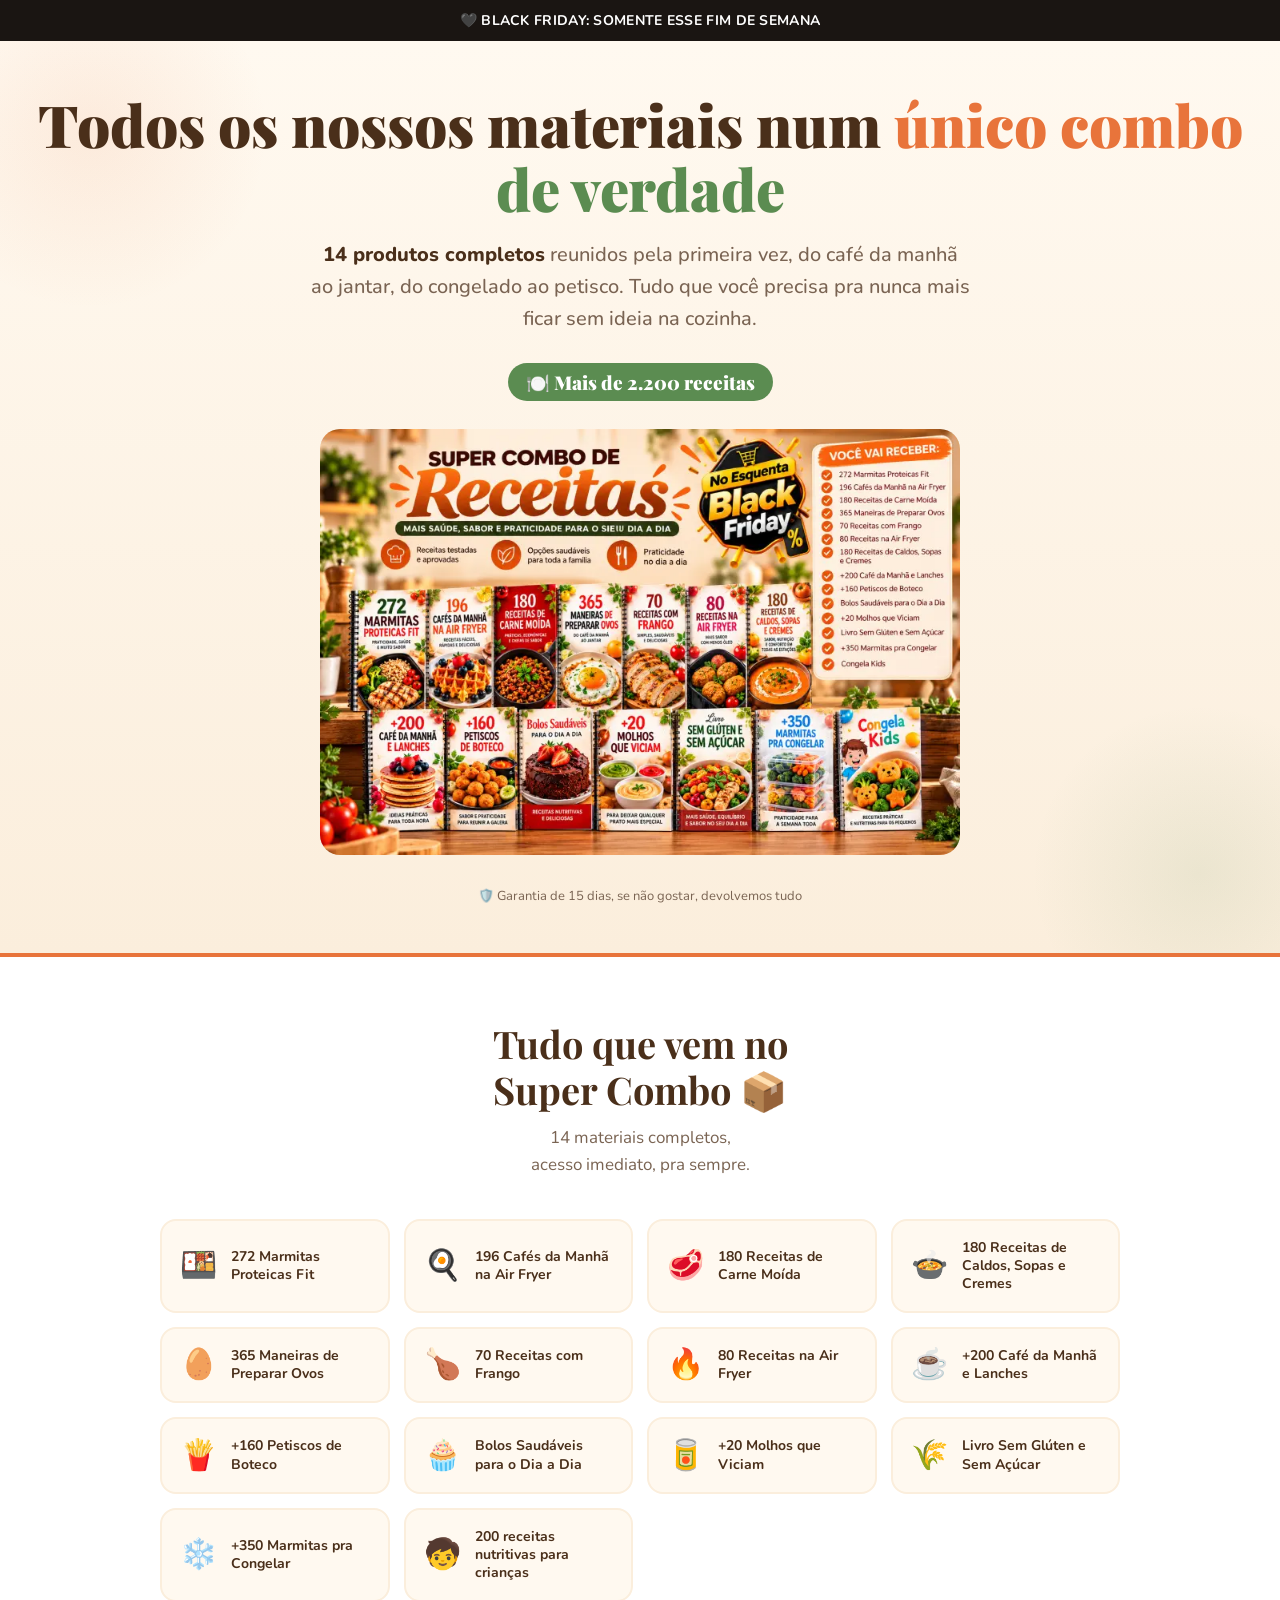
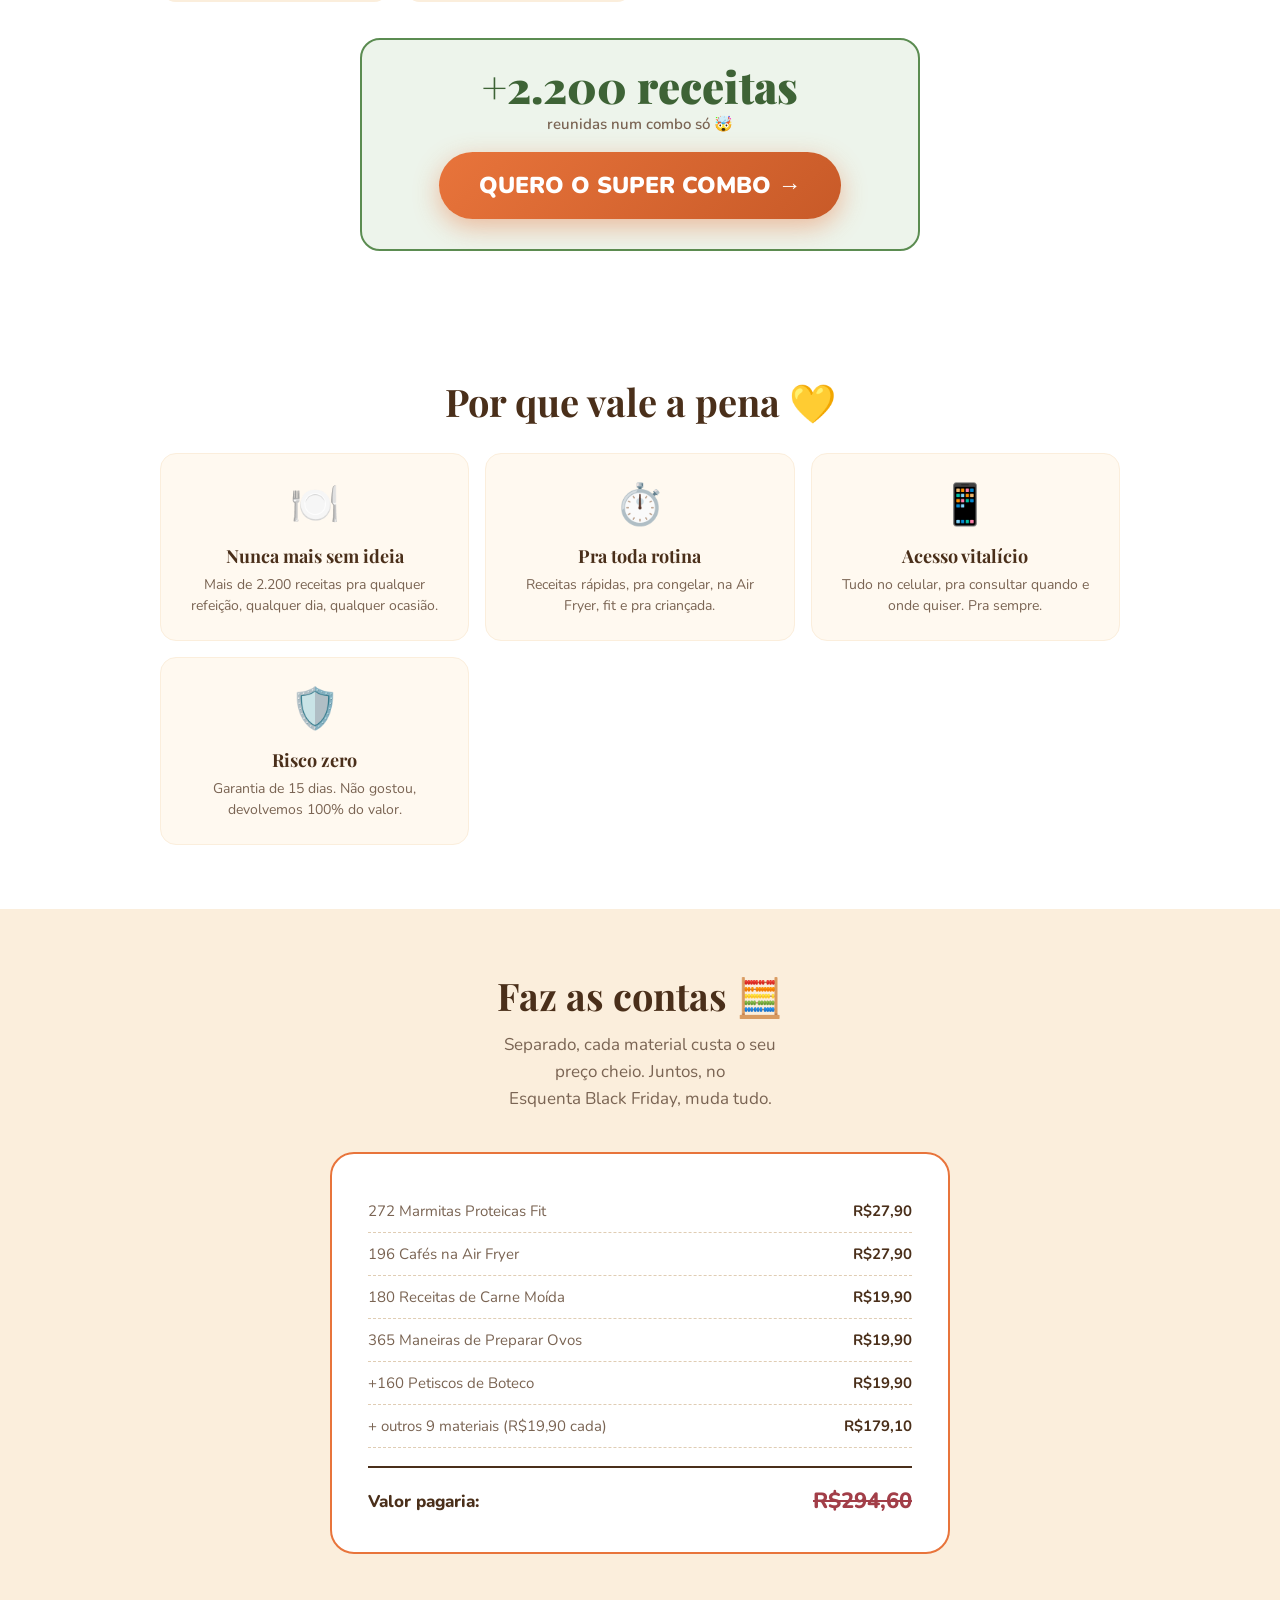
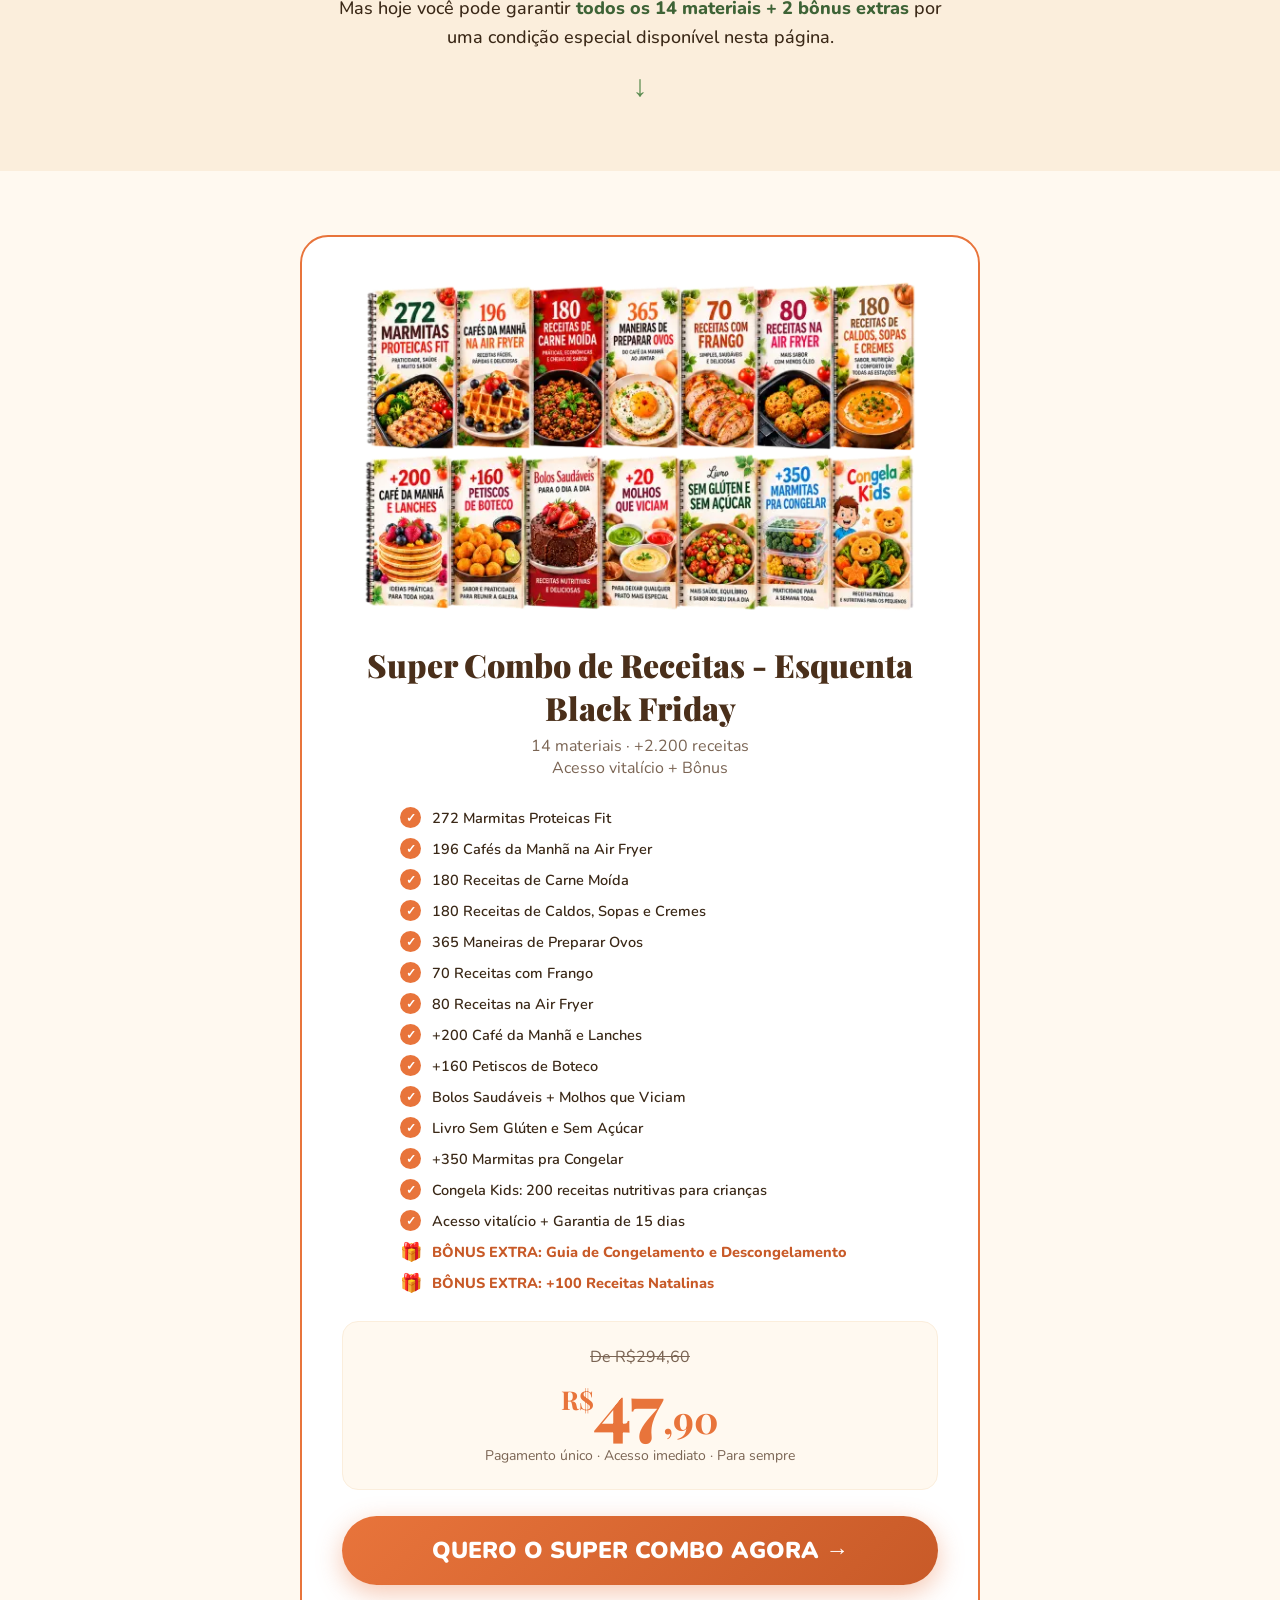
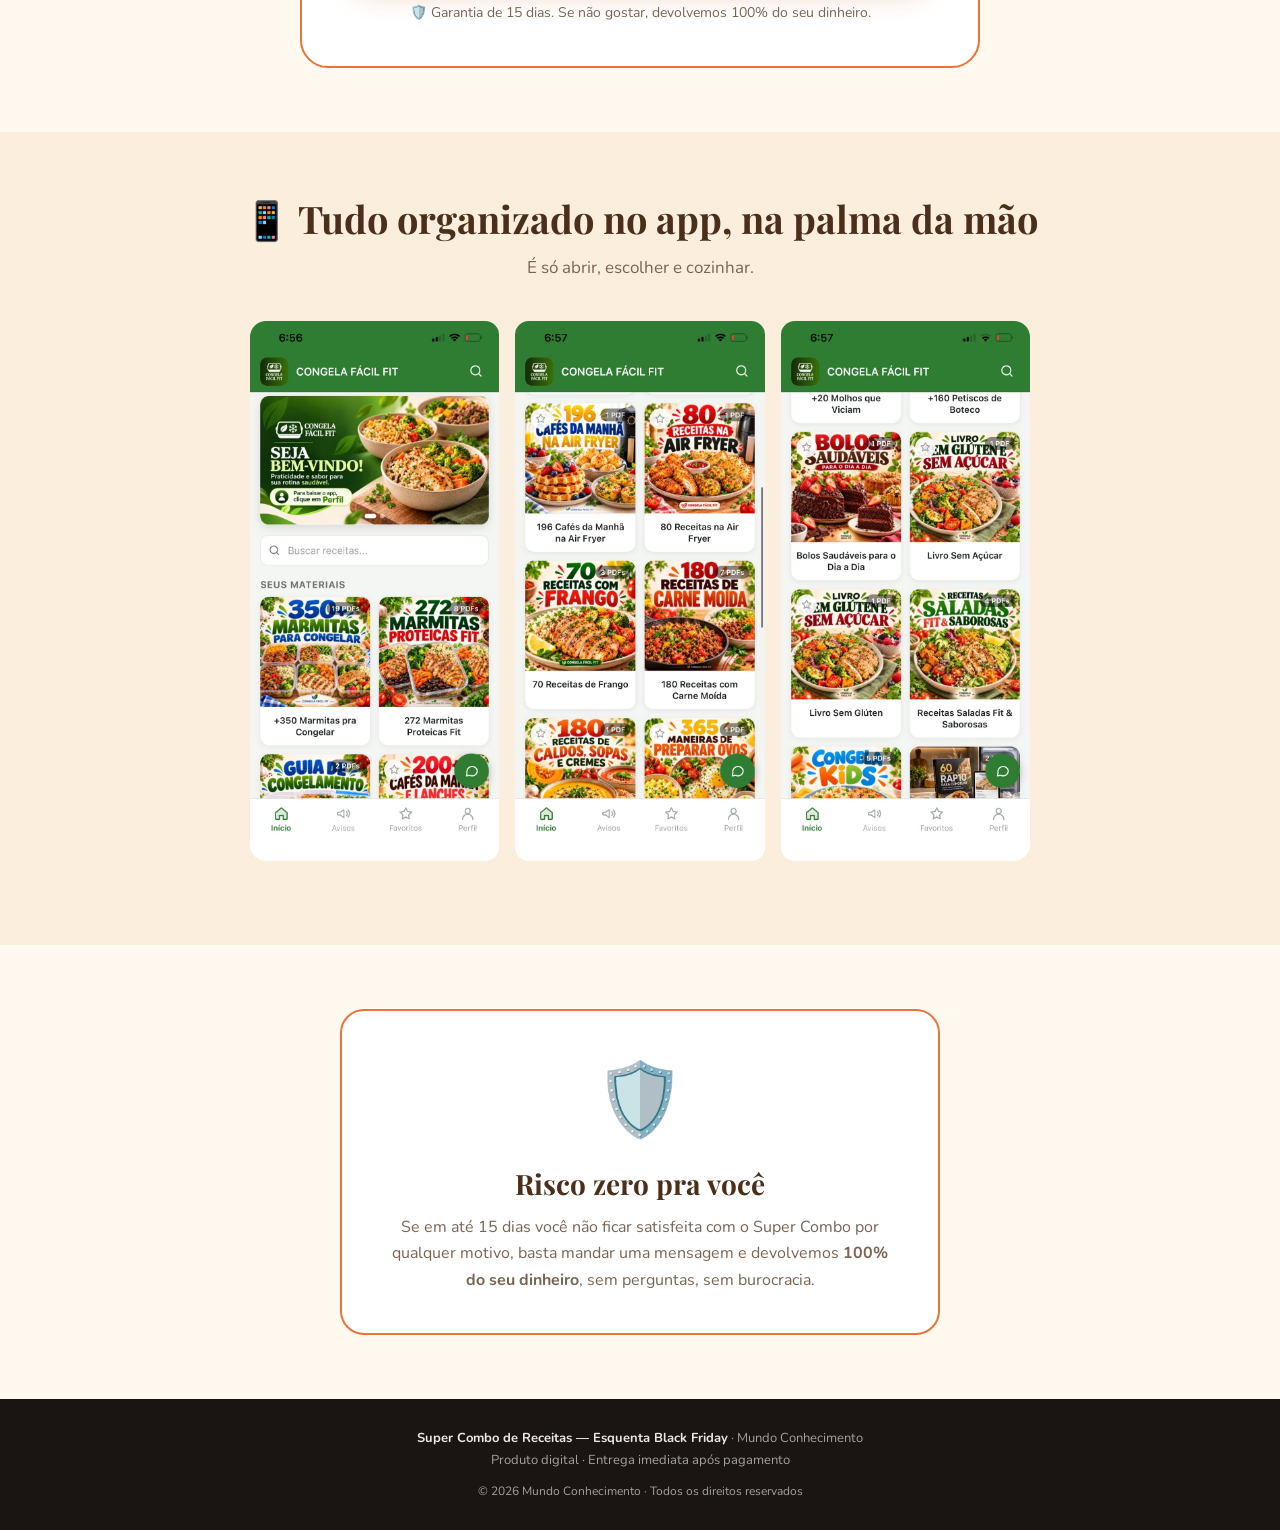
<file: index.html>
<!DOCTYPE html>
<html lang="pt-BR">
<head>
<meta charset="UTF-8">
<meta name="viewport" content="width=device-width, initial-scale=1.0">
<title>Super Combo de Receitas — Esquenta Black Friday</title>
<link href="https://fonts.googleapis.com/css2?family=Playfair+Display:wght@700;900&family=Nunito:wght@400;500;600;700;800;900&display=swap" rel="stylesheet">
<link rel="stylesheet" href="style.css">
</head>
<body>

<div class="topbar">
  🖤 BLACK FRIDAY: SOMENTE ESSE FIM DE SEMANA
</div>

<section class="hero">
  <h1>Todos os nossos materiais num <em>único combo</em> <span class="verde">de verdade</span></h1>
  <p class="hero-sub">
    <strong>14 produtos completos</strong> reunidos pela primeira vez, do café da manhã ao jantar, do congelado ao petisco. Tudo que você precisa pra nunca mais ficar sem ideia na cozinha.
  </p>
  <div class="mega-num">🍽️ Mais de 2.200 receitas</div>

  <img src="assets/hero_4.webp" alt="Mockup do Super Combo de Receitas" class="hero-img">

  <div class="garantia-mini">🛡️ Garantia de 15 dias, se não gostar, devolvemos tudo</div>
</section>

<!-- OS 14 MATERIAIS -->
<section class="sec-tudo">
  <div class="container">
    <h2 class="section-title">Tudo que vem no <br>Super Combo 📦</h2>
    <p class="section-sub">14 materiais completos, <br>acesso imediato, pra sempre.</p>
    <div class="tudo-grid">
      <div class="tudo-card"><span class="ic">🍱</span><span class="txt">272 Marmitas Proteicas Fit</span></div>
      <div class="tudo-card"><span class="ic">🍳</span><span class="txt">196 Cafés da Manhã na Air Fryer</span></div>
      <div class="tudo-card"><span class="ic">🥩</span><span class="txt">180 Receitas de Carne Moída</span></div>
      <div class="tudo-card"><span class="ic">🍲</span><span class="txt">180 Receitas de Caldos, Sopas e Cremes</span></div>
      <div class="tudo-card"><span class="ic">🥚</span><span class="txt">365 Maneiras de Preparar Ovos</span></div>
      <div class="tudo-card"><span class="ic">🍗</span><span class="txt">70 Receitas com Frango</span></div>
      <div class="tudo-card"><span class="ic">🔥</span><span class="txt">80 Receitas na Air Fryer</span></div>
      <div class="tudo-card"><span class="ic">☕</span><span class="txt">+200 Café da Manhã e Lanches</span></div>
      <div class="tudo-card"><span class="ic">🍟</span><span class="txt">+160 Petiscos de Boteco</span></div>
      <div class="tudo-card"><span class="ic">🧁</span><span class="txt">Bolos Saudáveis para o Dia a Dia</span></div>
      <div class="tudo-card"><span class="ic">🥫</span><span class="txt">+20 Molhos que Viciam</span></div>
      <div class="tudo-card"><span class="ic">🌾</span><span class="txt">Livro Sem Glúten e Sem Açúcar</span></div>
      <div class="tudo-card"><span class="ic">❄️</span><span class="txt">+350 Marmitas pra Congelar</span></div>
      <div class="tudo-card"><span class="ic">🧒</span><span class="txt">200 receitas nutritivas para crianças</span></div>
    </div>
    <div class="total-receitas">
      <div class="big">+2.200 receitas</div>
      <p>reunidas num combo só 🤯</p>
      <a href="#oferta" class="cta-btn">QUERO O SUPER COMBO →</a>
    </div>
  </div>
</section>

<!-- BENEFÍCIOS -->
<section class="sec-beneficios">
  <div class="container">
    <h2 class="section-title">Por que vale a pena 💛</h2>
    <div class="benef-grid">
      <div class="benef-card"><span class="ic">🍽️</span><h3>Nunca mais sem ideia</h3><p>Mais de 2.200 receitas pra qualquer refeição, qualquer dia, qualquer ocasião.</p></div>
      <div class="benef-card"><span class="ic">⏱️</span><h3>Pra toda rotina</h3><p>Receitas rápidas, pra congelar, na Air Fryer, fit e pra criançada.</p></div>
      <div class="benef-card"><span class="ic">📱</span><h3>Acesso vitalício</h3><p>Tudo no celular, pra consultar quando e onde quiser. Pra sempre.</p></div>
      <div class="benef-card"><span class="ic">🛡️</span><h3>Risco zero</h3><p>Garantia de 15 dias. Não gostou, devolvemos 100% do valor.</p></div>
    </div>
  </div>
</section>

<!-- ANCORAGEM -->
<section class="sec-valor">
  <div class="container">
    <h2 class="section-title">Faz as contas 🧮</h2>
    <p class="section-sub">Separado, cada material custa o seu <br>preço cheio. Juntos, no <br>Esquenta Black Friday, muda tudo.</p>
    <div class="valor-box">
      <div class="valor-linha"><span>272 Marmitas Proteicas Fit</span><span class="preco">R$27,90</span></div>
      <div class="valor-linha"><span>196 Cafés na Air Fryer</span><span class="preco">R$27,90</span></div>
      <div class="valor-linha"><span>180 Receitas de Carne Moída</span><span class="preco">R$19,90</span></div>
      <div class="valor-linha"><span>365 Maneiras de Preparar Ovos</span><span class="preco">R$19,90</span></div>
      <div class="valor-linha"><span>+160 Petiscos de Boteco</span><span class="preco">R$19,90</span></div>
      <div class="valor-linha"><span>+ outros 9 materiais (R$19,90 cada)</span><span class="preco">R$179,10</span></div>
      <div class="valor-total"><span>Valor pagaria:</span><span class="riscado">R$294,60</span></div>
    </div>
    <div class="ponte-oferta">
      <p>Mas hoje você pode garantir <strong>todos os 14 materiais + 2 bônus extras</strong> por uma condição especial disponível nesta página.</p>
      <a href="#oferta" class="seta" aria-label="Ver oferta">↓</a>
    </div>
  </div>
</section>

<!-- OFERTA -->
<section class="sec-oferta" id="oferta">
  <div class="container">
    <div class="oferta-box">
      <img src="assets/600b2257_604f_4e3c_8ad4_a1678b78e243_photoroom_1.webp" alt="Materiais do Super Combo de Receitas" class="oferta-img">
      <div class="titulo">Super Combo de Receitas - Esquenta Black Friday</div>
      <div class="subtitulo">14 materiais · +2.200 receitas <br>Acesso vitalício + Bônus</div>
      <ul class="inclui-lista">
        <li>272 Marmitas Proteicas Fit</li>
        <li>196 Cafés da Manhã na Air Fryer</li>
        <li>180 Receitas de Carne Moída</li>
        <li>180 Receitas de Caldos, Sopas e Cremes</li>
        <li>365 Maneiras de Preparar Ovos</li>
        <li>70 Receitas com Frango</li>
        <li>80 Receitas na Air Fryer</li>
        <li>+200 Café da Manhã e Lanches</li>
        <li>+160 Petiscos de Boteco</li>
        <li>Bolos Saudáveis + Molhos que Viciam</li>
        <li>Livro Sem Glúten e Sem Açúcar</li>
        <li>+350 Marmitas pra Congelar</li>
        <li>Congela Kids: 200 receitas nutritivas para crianças</li>
        <li>Acesso vitalício + Garantia de 15 dias</li>
        <li class="bonus">BÔNUS EXTRA: Guia de Congelamento e Descongelamento</li>
        <li class="bonus">BÔNUS EXTRA: +100 Receitas Natalinas</li>
      </ul>
      <div class="preco-box">
        <div class="preco-de">De R$294,60</div>
        <div class="preco-por"><span>R$</span>47<span class="cents">,90</span></div>
        <div class="preco-detalhe">Pagamento único · Acesso imediato · Para sempre</div>
      </div>
      <a href="https://pay.wiapy.com/IzXj_WwQVL1X" class="cta-btn-bf">QUERO O SUPER COMBO AGORA →</a>
      <div class="garantia-box">🛡️ Garantia de 15 dias. Se não gostar, devolvemos 100% do seu dinheiro.</div>
    </div>
  </div>
</section>

<!-- APP -->
<section class="sec-carrossel">
  <div class="container">
    <h2 class="section-title">📱 Tudo organizado no app, na palma da mão</h2>
    <p class="section-sub">É só abrir, escolher e cozinhar.</p>
    <div class="carrossel-wrapper" id="carrosselWrapper">
      <button class="carr-btn" onclick="moverCarrossel(-1)" aria-label="Anterior">&#8249;</button>
      <div class="carrossel-track-outer">
        <div class="carrossel-track" id="carrosselTrack">
          <div class="carr-slide"><img src="assets/app-1.jpeg" alt="Tela inicial do app com os materiais" width="739" height="1600" loading="lazy"></div>
          <div class="carr-slide"><img src="assets/app-2.jpeg" alt="Materiais de café da manhã, Air Fryer, frango e carne moída no app" width="739" height="1600" loading="lazy"></div>
          <div class="carr-slide"><img src="assets/app-3.jpeg" alt="Materiais de bolos saudáveis, sem glúten e sem açúcar no app" width="739" height="1600" loading="lazy"></div>
        </div>
      </div>
      <button class="carr-btn" onclick="moverCarrossel(1)" aria-label="Próximo">&#8250;</button>
    </div>
    <div class="carr-dots" id="carrDots"></div>
  </div>
</section>

<!-- GARANTIA -->
<section class="sec-garantia">
  <div class="container">
    <div class="garantia-inner">
      <span class="g-big">🛡️</span>
      <h3>Risco zero pra você</h3>
      <p>Se em até 15 dias você não ficar satisfeita com o Super Combo por qualquer motivo, basta mandar uma mensagem e devolvemos <strong>100% do seu dinheiro</strong>, sem perguntas, sem burocracia.</p>
    </div>
  </div>
</section>

<footer>
  <p><strong>Super Combo de Receitas — Esquenta Black Friday</strong> · Mundo Conhecimento</p>
  <p>Produto digital · Entrega imediata após pagamento</p>
  <p style="margin-top:10px;font-size:12px;">© 2026 Mundo Conhecimento · Todos os direitos reservados</p>
</footer>

<script src="script.js"></script>
</body>
</html>
</file>
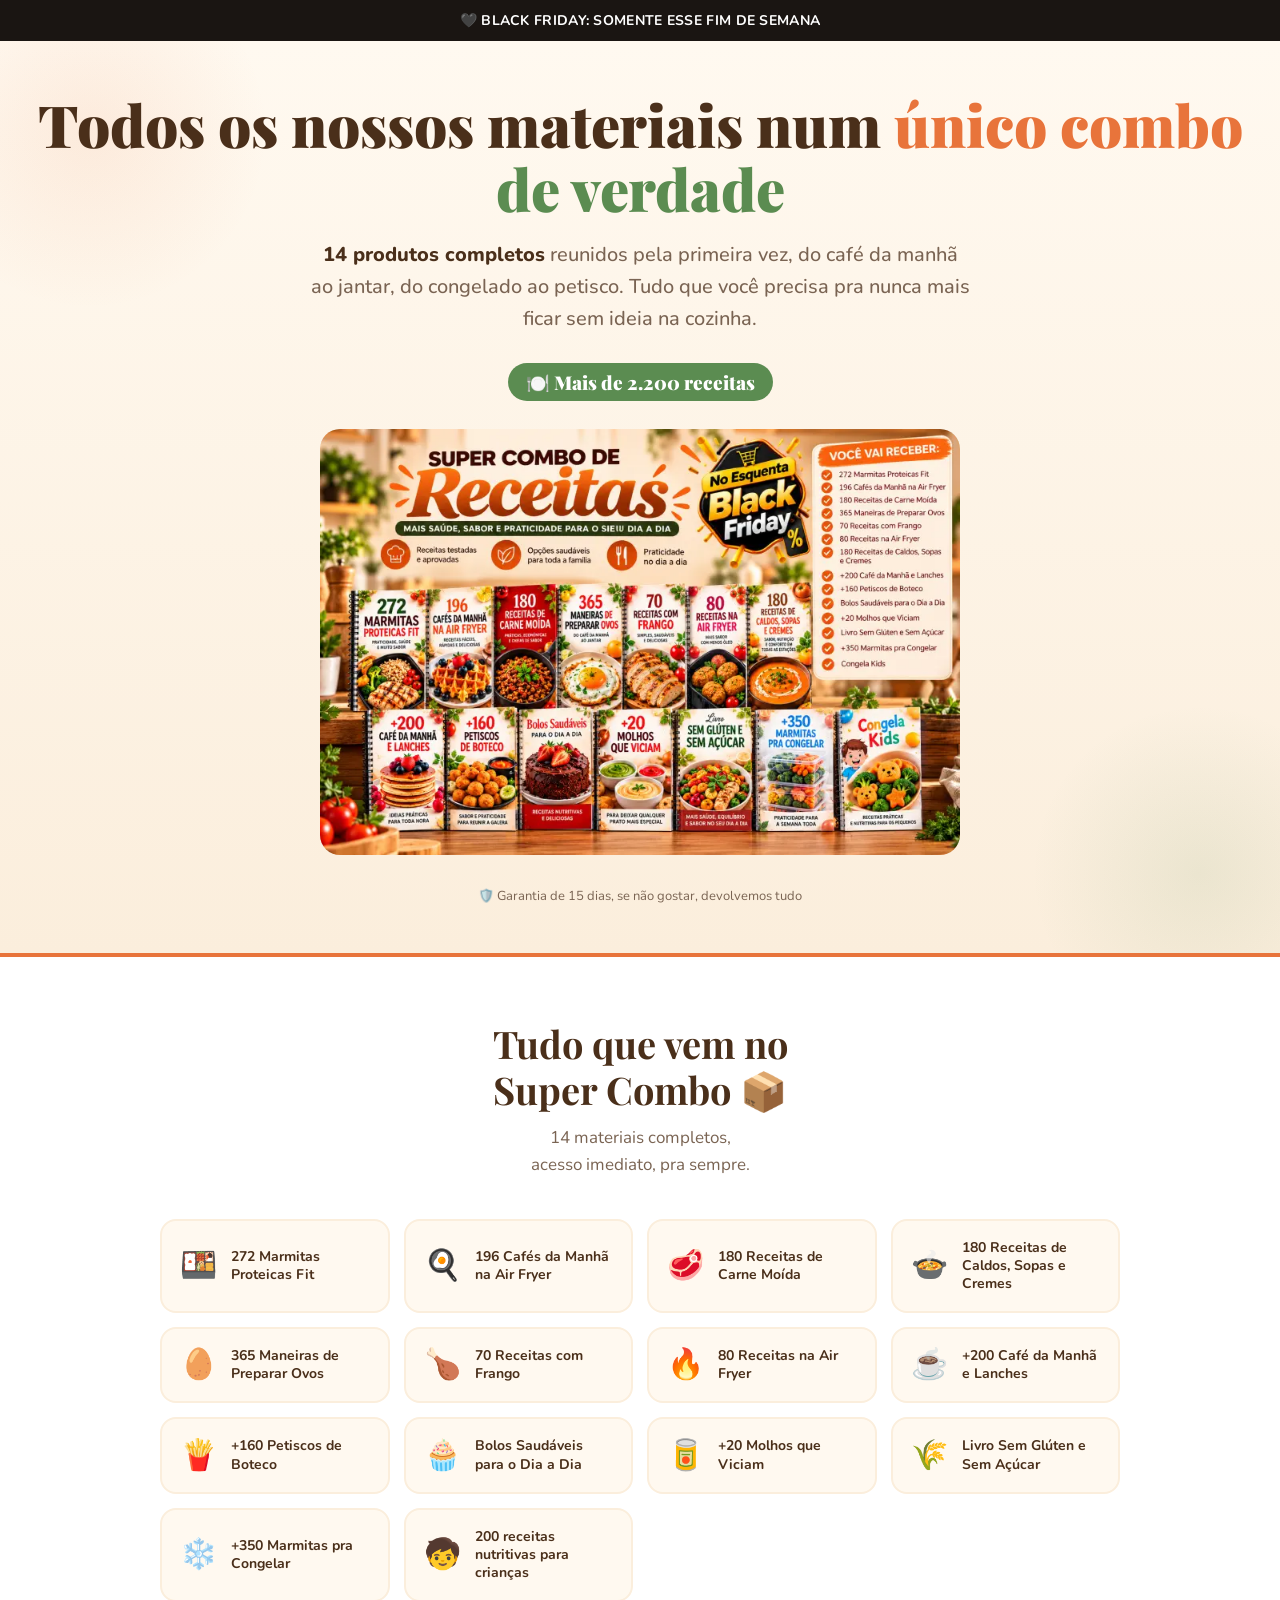
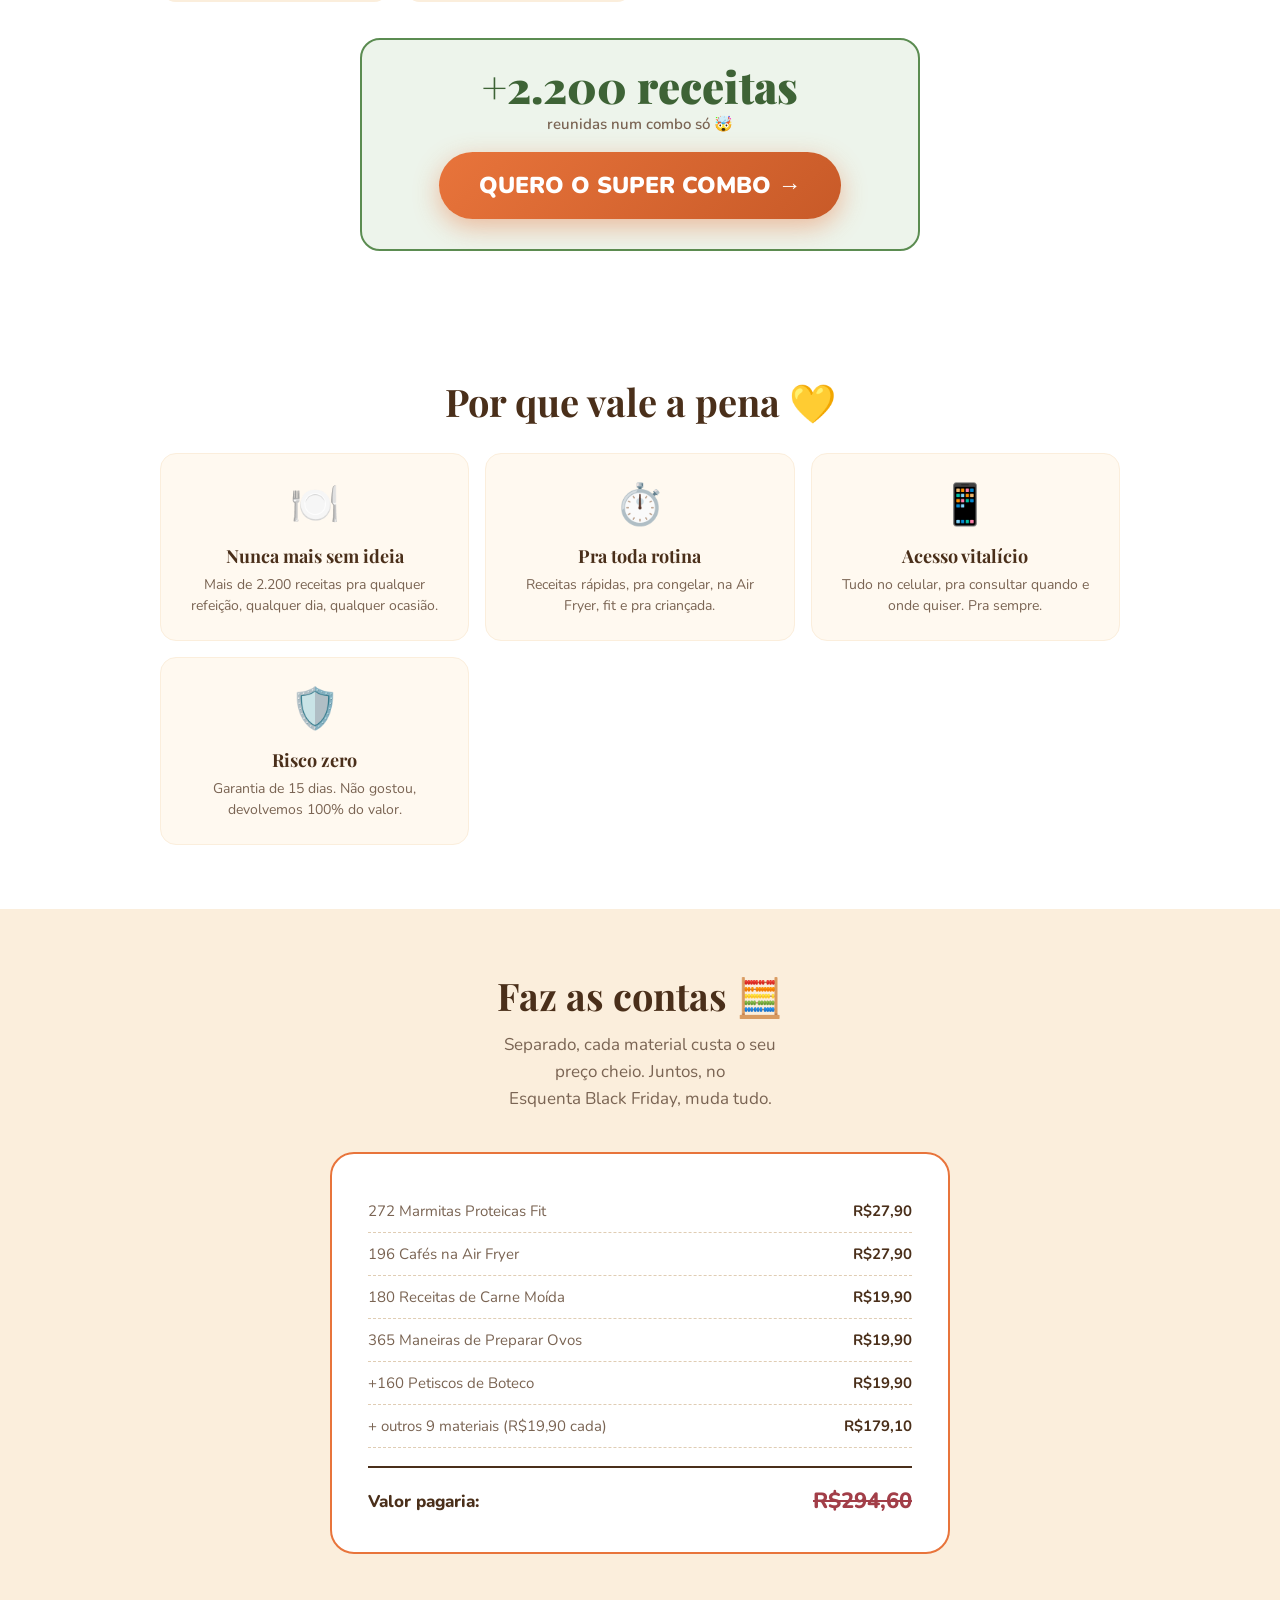
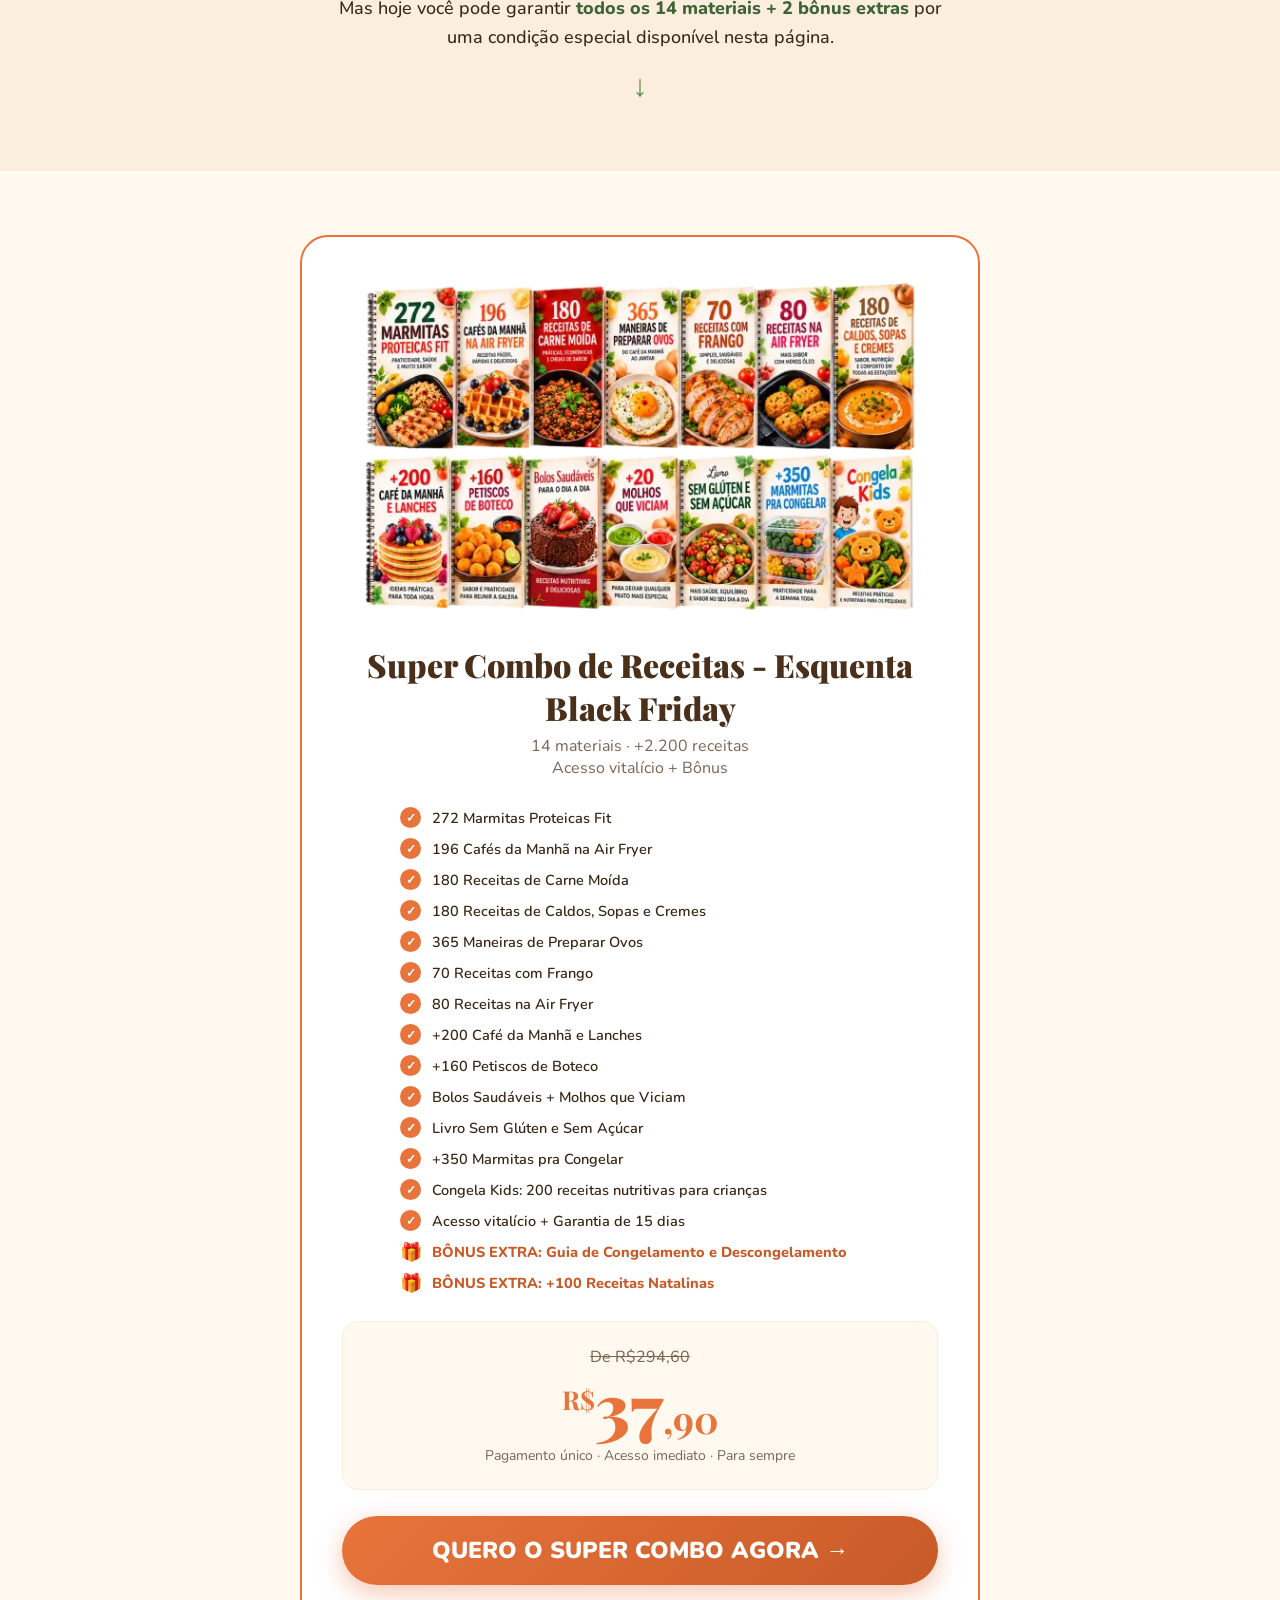
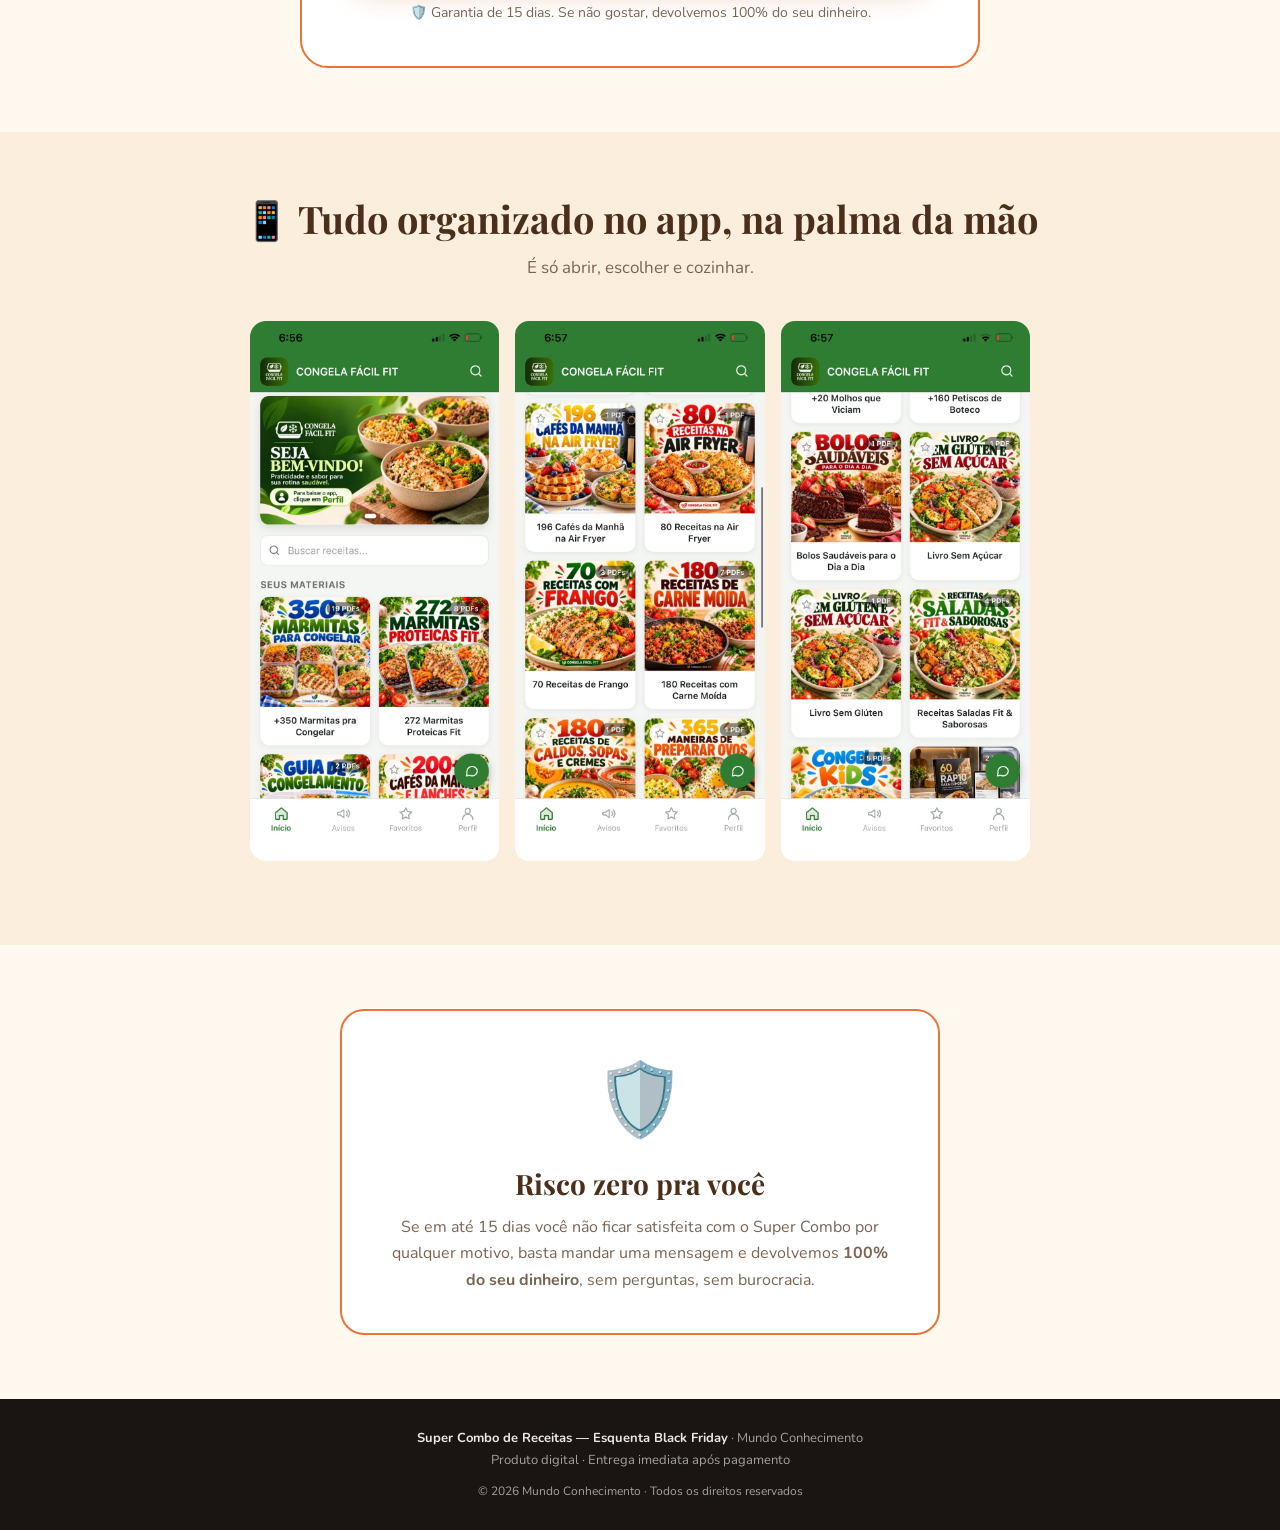
<file: b.html>
<!DOCTYPE html>
<html lang="pt-BR">
<head>
<meta charset="UTF-8">
<meta name="viewport" content="width=device-width, initial-scale=1.0">
<title>Super Combo de Receitas — Esquenta Black Friday</title>
<link href="https://fonts.googleapis.com/css2?family=Playfair+Display:wght@700;900&family=Nunito:wght@400;500;600;700;800;900&display=swap" rel="stylesheet">
<link rel="stylesheet" href="style.css">
</head>
<body>

<div class="topbar">
  🖤 BLACK FRIDAY: SOMENTE ESSE FIM DE SEMANA
</div>

<section class="hero">
  <h1>Todos os nossos materiais num <em>único combo</em> <span class="verde">de verdade</span></h1>
  <p class="hero-sub">
    <strong>14 produtos completos</strong> reunidos pela primeira vez, do café da manhã ao jantar, do congelado ao petisco. Tudo que você precisa pra nunca mais ficar sem ideia na cozinha.
  </p>
  <div class="mega-num">🍽️ Mais de 2.200 receitas</div>

  <img src="assets/hero_4.webp" alt="Mockup do Super Combo de Receitas" class="hero-img">

  <div class="garantia-mini">🛡️ Garantia de 15 dias, se não gostar, devolvemos tudo</div>
</section>

<!-- OS 14 MATERIAIS -->
<section class="sec-tudo">
  <div class="container">
    <h2 class="section-title">Tudo que vem no <br>Super Combo 📦</h2>
    <p class="section-sub">14 materiais completos, <br>acesso imediato, pra sempre.</p>
    <div class="tudo-grid">
      <div class="tudo-card"><span class="ic">🍱</span><span class="txt">272 Marmitas Proteicas Fit</span></div>
      <div class="tudo-card"><span class="ic">🍳</span><span class="txt">196 Cafés da Manhã na Air Fryer</span></div>
      <div class="tudo-card"><span class="ic">🥩</span><span class="txt">180 Receitas de Carne Moída</span></div>
      <div class="tudo-card"><span class="ic">🍲</span><span class="txt">180 Receitas de Caldos, Sopas e Cremes</span></div>
      <div class="tudo-card"><span class="ic">🥚</span><span class="txt">365 Maneiras de Preparar Ovos</span></div>
      <div class="tudo-card"><span class="ic">🍗</span><span class="txt">70 Receitas com Frango</span></div>
      <div class="tudo-card"><span class="ic">🔥</span><span class="txt">80 Receitas na Air Fryer</span></div>
      <div class="tudo-card"><span class="ic">☕</span><span class="txt">+200 Café da Manhã e Lanches</span></div>
      <div class="tudo-card"><span class="ic">🍟</span><span class="txt">+160 Petiscos de Boteco</span></div>
      <div class="tudo-card"><span class="ic">🧁</span><span class="txt">Bolos Saudáveis para o Dia a Dia</span></div>
      <div class="tudo-card"><span class="ic">🥫</span><span class="txt">+20 Molhos que Viciam</span></div>
      <div class="tudo-card"><span class="ic">🌾</span><span class="txt">Livro Sem Glúten e Sem Açúcar</span></div>
      <div class="tudo-card"><span class="ic">❄️</span><span class="txt">+350 Marmitas pra Congelar</span></div>
      <div class="tudo-card"><span class="ic">🧒</span><span class="txt">200 receitas nutritivas para crianças</span></div>
    </div>
    <div class="total-receitas">
      <div class="big">+2.200 receitas</div>
      <p>reunidas num combo só 🤯</p>
      <a href="#oferta" class="cta-btn">QUERO O SUPER COMBO →</a>
    </div>
  </div>
</section>

<!-- BENEFÍCIOS -->
<section class="sec-beneficios">
  <div class="container">
    <h2 class="section-title">Por que vale a pena 💛</h2>
    <div class="benef-grid">
      <div class="benef-card"><span class="ic">🍽️</span><h3>Nunca mais sem ideia</h3><p>Mais de 2.200 receitas pra qualquer refeição, qualquer dia, qualquer ocasião.</p></div>
      <div class="benef-card"><span class="ic">⏱️</span><h3>Pra toda rotina</h3><p>Receitas rápidas, pra congelar, na Air Fryer, fit e pra criançada.</p></div>
      <div class="benef-card"><span class="ic">📱</span><h3>Acesso vitalício</h3><p>Tudo no celular, pra consultar quando e onde quiser. Pra sempre.</p></div>
      <div class="benef-card"><span class="ic">🛡️</span><h3>Risco zero</h3><p>Garantia de 15 dias. Não gostou, devolvemos 100% do valor.</p></div>
    </div>
  </div>
</section>

<!-- ANCORAGEM -->
<section class="sec-valor">
  <div class="container">
    <h2 class="section-title">Faz as contas 🧮</h2>
    <p class="section-sub">Separado, cada material custa o seu <br>preço cheio. Juntos, no <br>Esquenta Black Friday, muda tudo.</p>
    <div class="valor-box">
      <div class="valor-linha"><span>272 Marmitas Proteicas Fit</span><span class="preco">R$27,90</span></div>
      <div class="valor-linha"><span>196 Cafés na Air Fryer</span><span class="preco">R$27,90</span></div>
      <div class="valor-linha"><span>180 Receitas de Carne Moída</span><span class="preco">R$19,90</span></div>
      <div class="valor-linha"><span>365 Maneiras de Preparar Ovos</span><span class="preco">R$19,90</span></div>
      <div class="valor-linha"><span>+160 Petiscos de Boteco</span><span class="preco">R$19,90</span></div>
      <div class="valor-linha"><span>+ outros 9 materiais (R$19,90 cada)</span><span class="preco">R$179,10</span></div>
      <div class="valor-total"><span>Valor pagaria:</span><span class="riscado">R$294,60</span></div>
    </div>
    <div class="ponte-oferta">
      <p>Mas hoje você pode garantir <strong>todos os 14 materiais + 2 bônus extras</strong> por uma condição especial disponível nesta página.</p>
      <a href="#oferta" class="seta" aria-label="Ver oferta">↓</a>
    </div>
  </div>
</section>

<!-- OFERTA -->
<section class="sec-oferta" id="oferta">
  <div class="container">
    <div class="oferta-box">
      <img src="assets/600b2257_604f_4e3c_8ad4_a1678b78e243_photoroom_1.webp" alt="Materiais do Super Combo de Receitas" class="oferta-img">
      <div class="titulo">Super Combo de Receitas - Esquenta Black Friday</div>
      <div class="subtitulo">14 materiais · +2.200 receitas <br>Acesso vitalício + Bônus</div>
      <ul class="inclui-lista">
        <li>272 Marmitas Proteicas Fit</li>
        <li>196 Cafés da Manhã na Air Fryer</li>
        <li>180 Receitas de Carne Moída</li>
        <li>180 Receitas de Caldos, Sopas e Cremes</li>
        <li>365 Maneiras de Preparar Ovos</li>
        <li>70 Receitas com Frango</li>
        <li>80 Receitas na Air Fryer</li>
        <li>+200 Café da Manhã e Lanches</li>
        <li>+160 Petiscos de Boteco</li>
        <li>Bolos Saudáveis + Molhos que Viciam</li>
        <li>Livro Sem Glúten e Sem Açúcar</li>
        <li>+350 Marmitas pra Congelar</li>
        <li>Congela Kids: 200 receitas nutritivas para crianças</li>
        <li>Acesso vitalício + Garantia de 15 dias</li>
        <li class="bonus">BÔNUS EXTRA: Guia de Congelamento e Descongelamento</li>
        <li class="bonus">BÔNUS EXTRA: +100 Receitas Natalinas</li>
      </ul>
      <div class="preco-box">
        <div class="preco-de">De R$294,60</div>
        <div class="preco-por"><span>R$</span>37<span class="cents">,90</span></div>
        <div class="preco-detalhe">Pagamento único · Acesso imediato · Para sempre</div>
      </div>
      <a href="https://pay.wiapy.com/JGhLkvUF-u0" class="cta-btn-bf">QUERO O SUPER COMBO AGORA →</a>
      <div class="garantia-box">🛡️ Garantia de 15 dias. Se não gostar, devolvemos 100% do seu dinheiro.</div>
    </div>
  </div>
</section>

<!-- APP -->
<section class="sec-carrossel">
  <div class="container">
    <h2 class="section-title">📱 Tudo organizado no app, na palma da mão</h2>
    <p class="section-sub">É só abrir, escolher e cozinhar.</p>
    <div class="carrossel-wrapper" id="carrosselWrapper">
      <button class="carr-btn" onclick="moverCarrossel(-1)" aria-label="Anterior">&#8249;</button>
      <div class="carrossel-track-outer">
        <div class="carrossel-track" id="carrosselTrack">
          <div class="carr-slide"><img src="assets/app-1.jpeg" alt="Tela inicial do app com os materiais" width="739" height="1600" loading="lazy"></div>
          <div class="carr-slide"><img src="assets/app-2.jpeg" alt="Materiais de café da manhã, Air Fryer, frango e carne moída no app" width="739" height="1600" loading="lazy"></div>
          <div class="carr-slide"><img src="assets/app-3.jpeg" alt="Materiais de bolos saudáveis, sem glúten e sem açúcar no app" width="739" height="1600" loading="lazy"></div>
        </div>
      </div>
      <button class="carr-btn" onclick="moverCarrossel(1)" aria-label="Próximo">&#8250;</button>
    </div>
    <div class="carr-dots" id="carrDots"></div>
  </div>
</section>

<!-- GARANTIA -->
<section class="sec-garantia">
  <div class="container">
    <div class="garantia-inner">
      <span class="g-big">🛡️</span>
      <h3>Risco zero pra você</h3>
      <p>Se em até 15 dias você não ficar satisfeita com o Super Combo por qualquer motivo, basta mandar uma mensagem e devolvemos <strong>100% do seu dinheiro</strong>, sem perguntas, sem burocracia.</p>
    </div>
  </div>
</section>

<footer>
  <p><strong>Super Combo de Receitas — Esquenta Black Friday</strong> · Mundo Conhecimento</p>
  <p>Produto digital · Entrega imediata após pagamento</p>
  <p style="margin-top:10px;font-size:12px;">© 2026 Mundo Conhecimento · Todos os direitos reservados</p>
</footer>

<script src="script.js"></script>
</body>
</html>
</file>
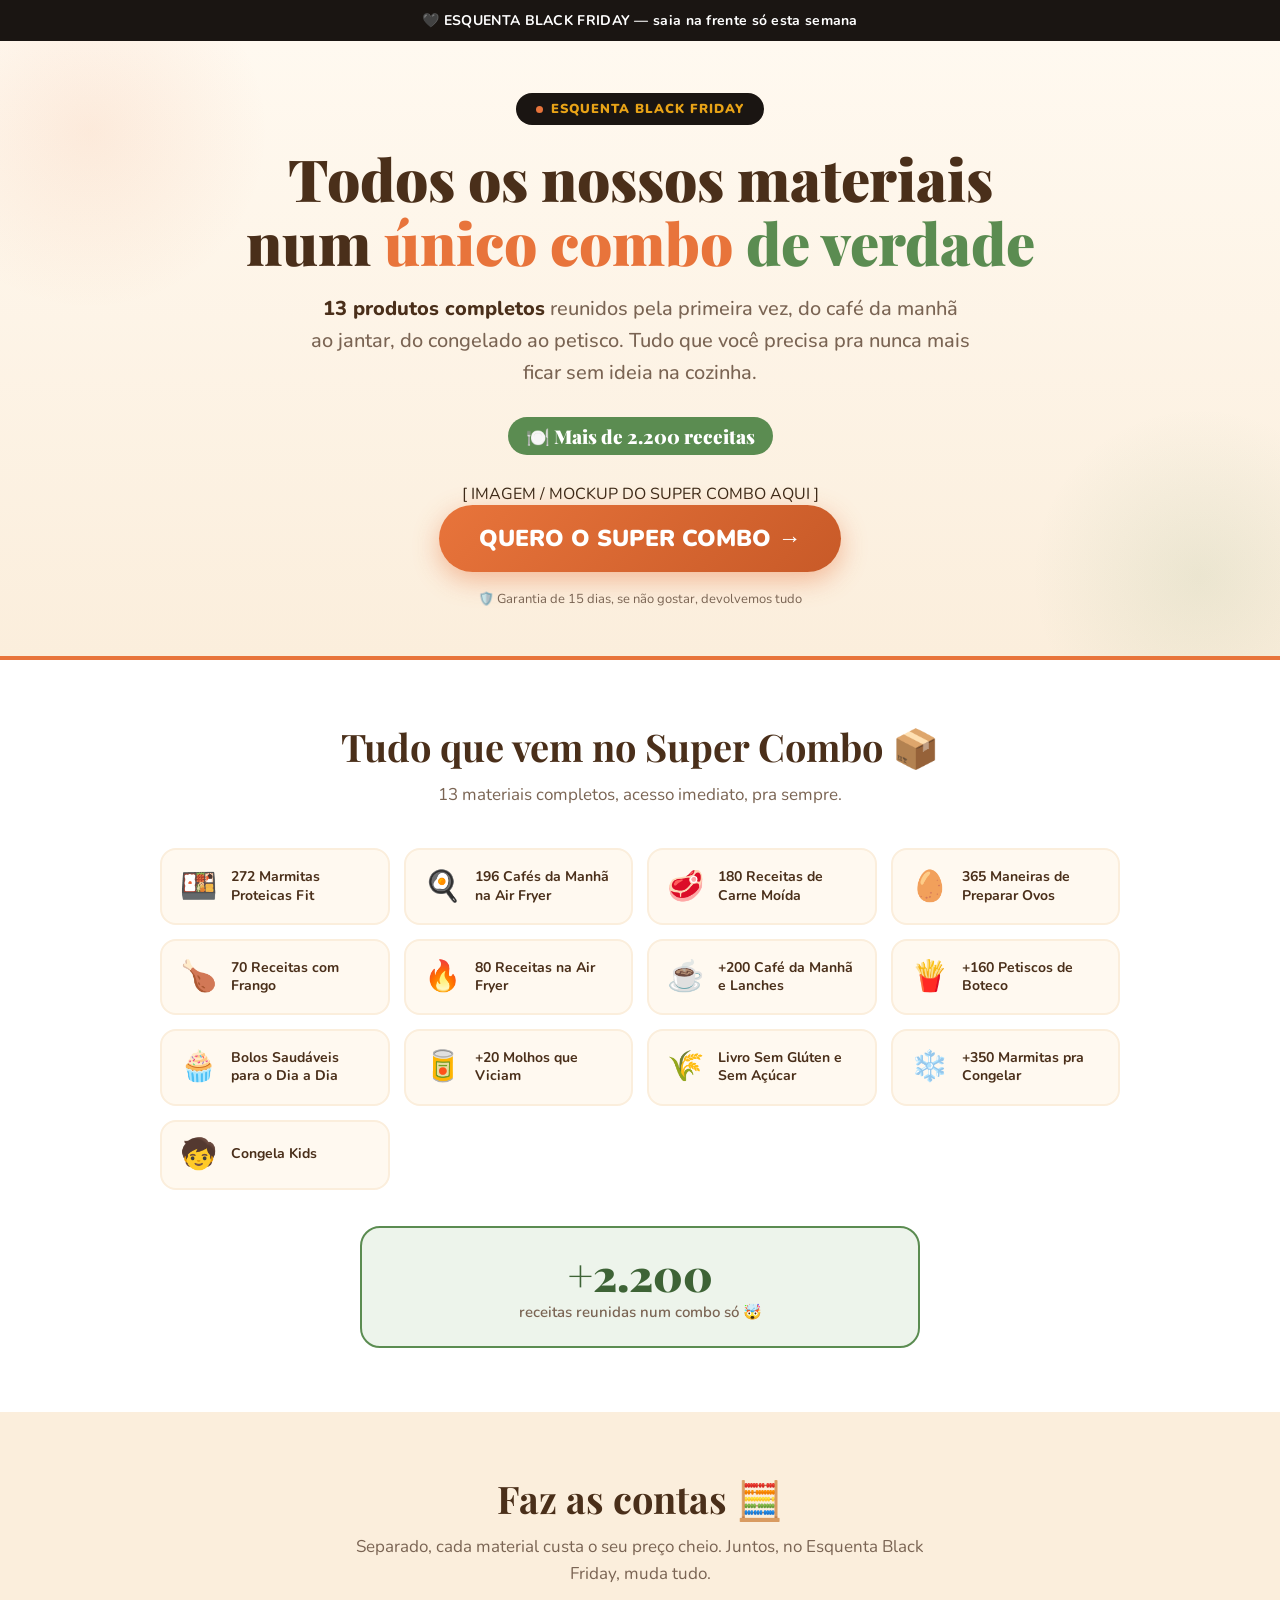
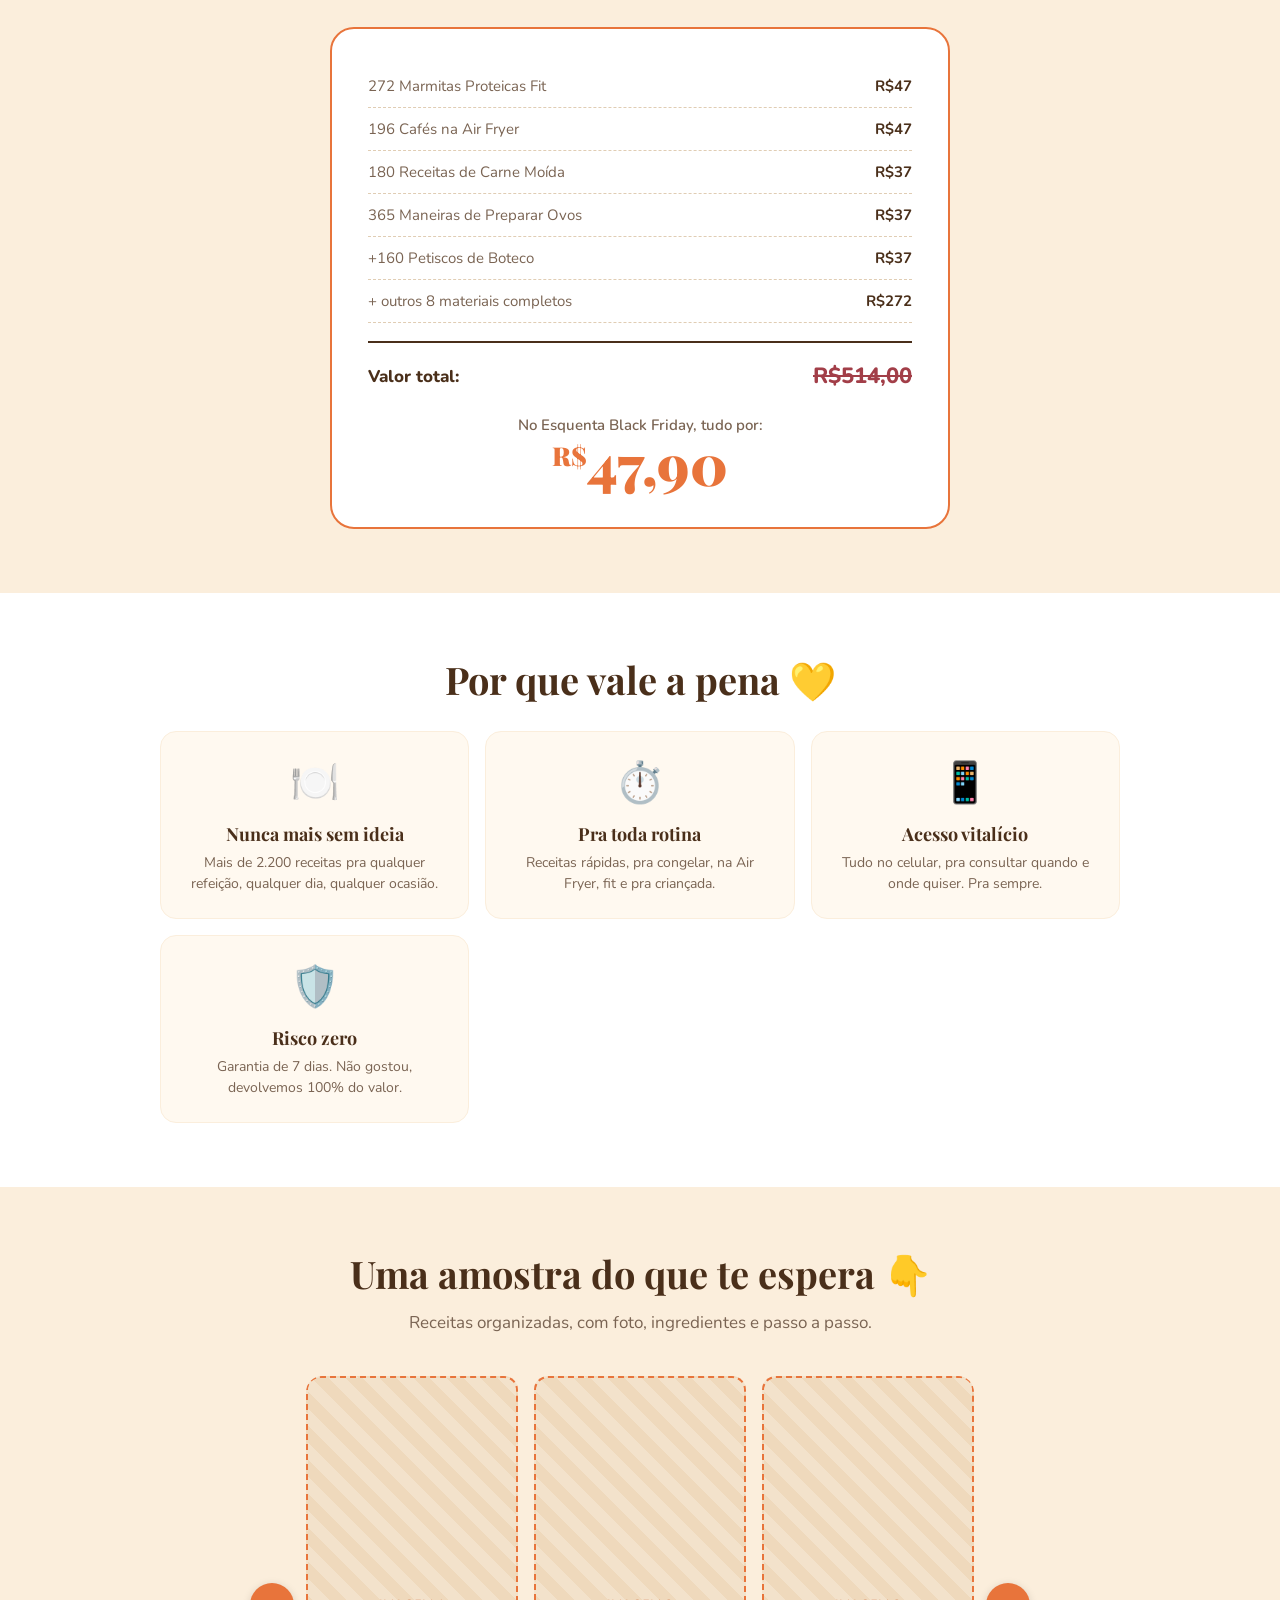
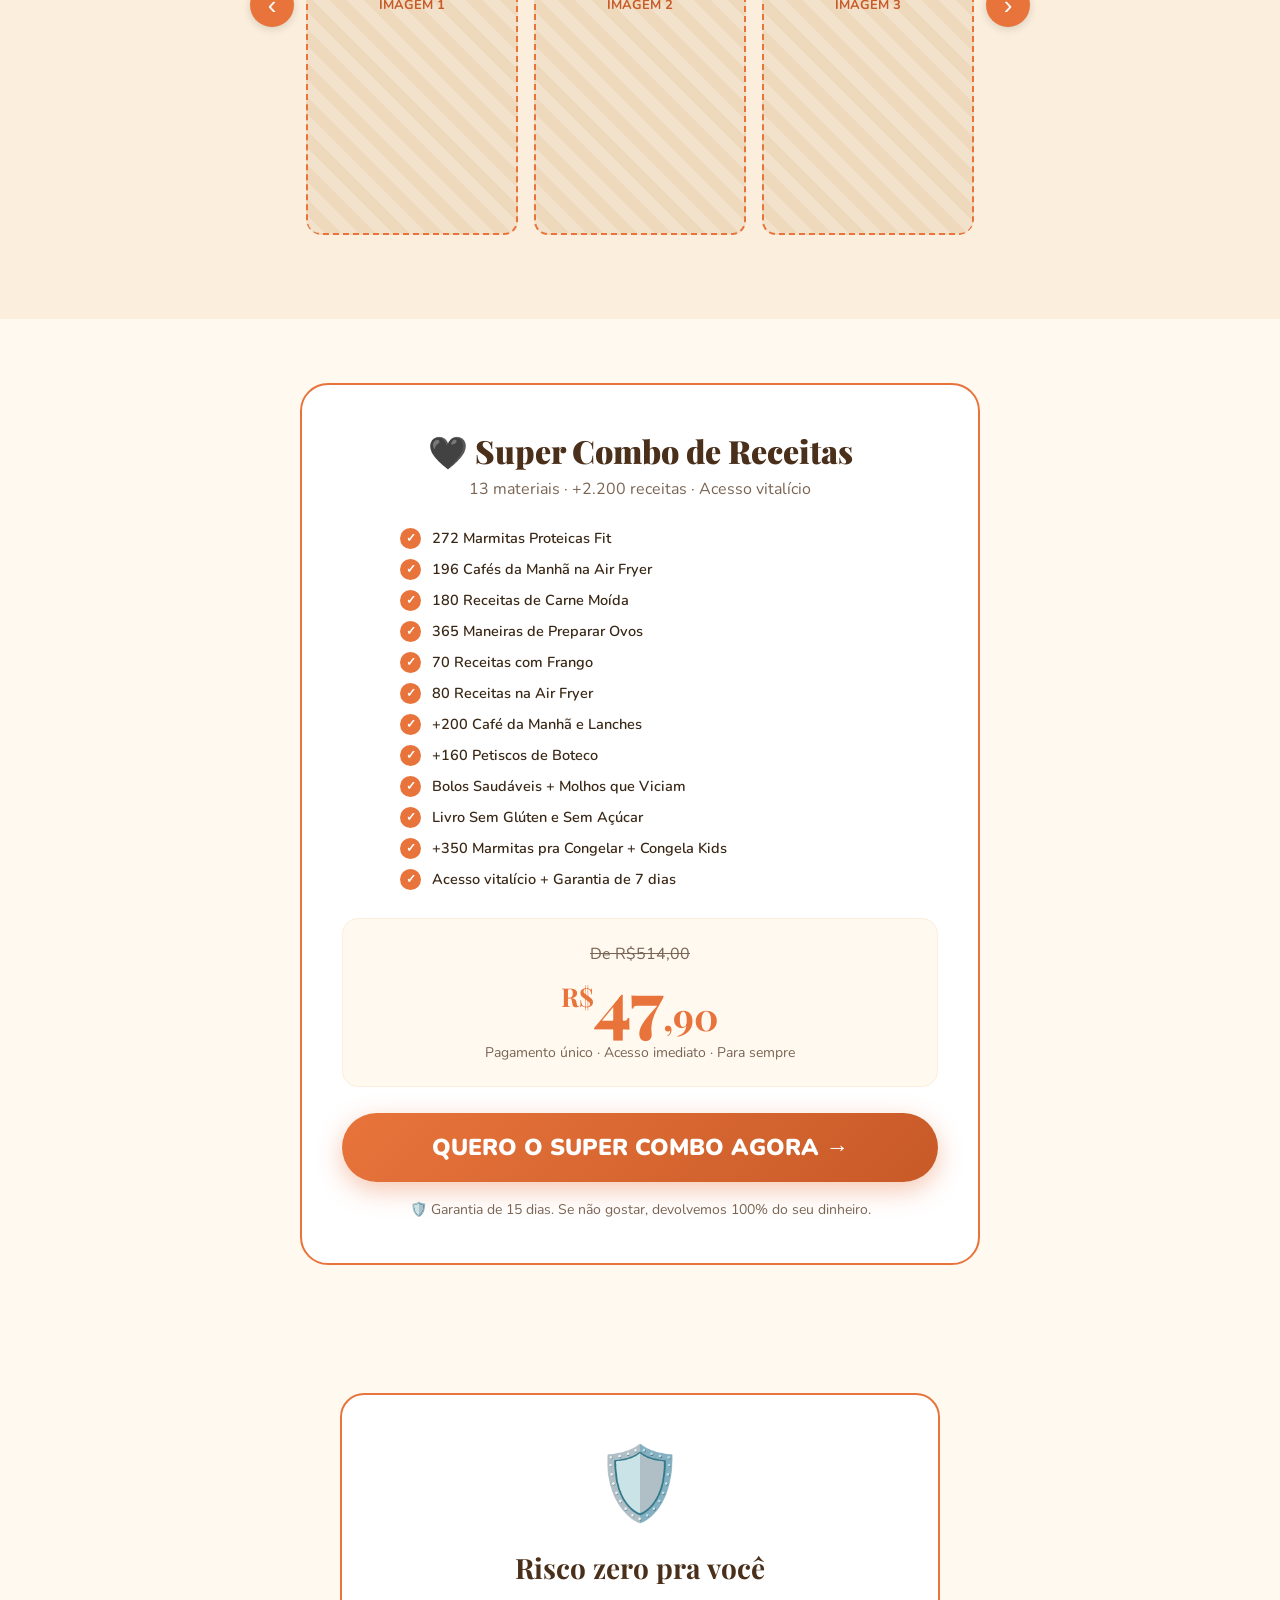
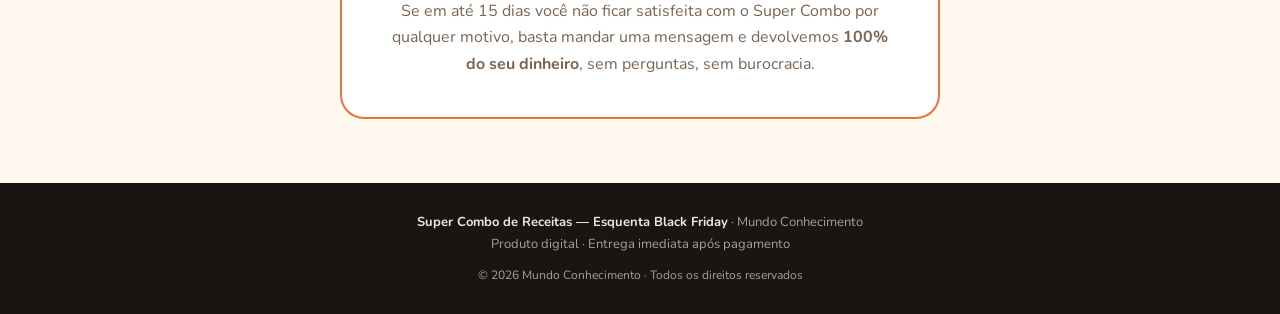
<file: super-combo-black-friday.html>
<!DOCTYPE html>
<html lang="pt-BR">
<head>
<meta charset="UTF-8">
<meta name="viewport" content="width=device-width, initial-scale=1.0">
<title>Super Combo de Receitas — Esquenta Black Friday</title>
<link href="https://fonts.googleapis.com/css2?family=Playfair+Display:wght@700;900&family=Nunito:wght@400;500;600;700;800;900&display=swap" rel="stylesheet">
<link rel="stylesheet" href="style.css">
</head>
<body>

<div class="topbar">
  🖤 ESQUENTA BLACK FRIDAY — saia na frente <span>só esta semana</span>
</div>

<section class="hero">
  <div class="badge-bf"><span class="dot"></span>Esquenta Black Friday</div>
  <h1>Todos os nossos materiais<br>num <em>único combo</em> <span class="verde">de verdade</span></h1>
  <p class="hero-sub">
    <strong>13 produtos completos</strong> reunidos pela primeira vez, do café da manhã ao jantar, do congelado ao petisco. Tudo que você precisa pra nunca mais ficar sem ideia na cozinha.
  </p>
  <div class="mega-num">🍽️ Mais de 2.200 receitas</div>

  <div class="hero-img-placeholder">[ IMAGEM / MOCKUP DO SUPER COMBO AQUI ]</div>

  <a href="#oferta" class="cta-btn">QUERO O SUPER COMBO →</a>
  <div class="garantia-mini">🛡️ Garantia de 15 dias, se não gostar, devolvemos tudo</div>
</section>

<!-- OS 13 MATERIAIS -->
<section class="sec-tudo">
  <div class="container">
    <h2 class="section-title">Tudo que vem no Super Combo 📦</h2>
    <p class="section-sub">13 materiais completos, acesso imediato, pra sempre.</p>
    <div class="tudo-grid">
      <div class="tudo-card"><span class="ic">🍱</span><span class="txt">272 Marmitas Proteicas Fit</span></div>
      <div class="tudo-card"><span class="ic">🍳</span><span class="txt">196 Cafés da Manhã na Air Fryer</span></div>
      <div class="tudo-card"><span class="ic">🥩</span><span class="txt">180 Receitas de Carne Moída</span></div>
      <div class="tudo-card"><span class="ic">🥚</span><span class="txt">365 Maneiras de Preparar Ovos</span></div>
      <div class="tudo-card"><span class="ic">🍗</span><span class="txt">70 Receitas com Frango</span></div>
      <div class="tudo-card"><span class="ic">🔥</span><span class="txt">80 Receitas na Air Fryer</span></div>
      <div class="tudo-card"><span class="ic">☕</span><span class="txt">+200 Café da Manhã e Lanches</span></div>
      <div class="tudo-card"><span class="ic">🍟</span><span class="txt">+160 Petiscos de Boteco</span></div>
      <div class="tudo-card"><span class="ic">🧁</span><span class="txt">Bolos Saudáveis para o Dia a Dia</span></div>
      <div class="tudo-card"><span class="ic">🥫</span><span class="txt">+20 Molhos que Viciam</span></div>
      <div class="tudo-card"><span class="ic">🌾</span><span class="txt">Livro Sem Glúten e Sem Açúcar</span></div>
      <div class="tudo-card"><span class="ic">❄️</span><span class="txt">+350 Marmitas pra Congelar</span></div>
      <div class="tudo-card"><span class="ic">🧒</span><span class="txt">Congela Kids</span></div>
    </div>
    <div class="total-receitas">
      <div class="big">+2.200</div>
      <p>receitas reunidas num combo só 🤯</p>
    </div>
  </div>
</section>

<!-- ANCORAGEM -->
<section class="sec-valor">
  <div class="container">
    <h2 class="section-title">Faz as contas 🧮</h2>
    <p class="section-sub">Separado, cada material custa o seu preço cheio. Juntos, no Esquenta Black Friday, muda tudo.</p>
    <div class="valor-box">
      <div class="valor-linha"><span>272 Marmitas Proteicas Fit</span><span class="preco">R$47</span></div>
      <div class="valor-linha"><span>196 Cafés na Air Fryer</span><span class="preco">R$47</span></div>
      <div class="valor-linha"><span>180 Receitas de Carne Moída</span><span class="preco">R$37</span></div>
      <div class="valor-linha"><span>365 Maneiras de Preparar Ovos</span><span class="preco">R$37</span></div>
      <div class="valor-linha"><span>+160 Petiscos de Boteco</span><span class="preco">R$37</span></div>
      <div class="valor-linha"><span>+ outros 8 materiais completos</span><span class="preco">R$272</span></div>
      <div class="valor-total"><span>Valor total:</span><span class="riscado">R$514,00</span></div>
      <div class="valor-hoje">
        <div class="label">No Esquenta Black Friday, tudo por:</div>
        <div class="num"><span>R$</span>47,90</div>
      </div>
    </div>
  </div>
</section>

<!-- BENEFÍCIOS -->
<section class="sec-beneficios">
  <div class="container">
    <h2 class="section-title">Por que vale a pena 💛</h2>
    <div class="benef-grid">
      <div class="benef-card"><span class="ic">🍽️</span><h3>Nunca mais sem ideia</h3><p>Mais de 2.200 receitas pra qualquer refeição, qualquer dia, qualquer ocasião.</p></div>
      <div class="benef-card"><span class="ic">⏱️</span><h3>Pra toda rotina</h3><p>Receitas rápidas, pra congelar, na Air Fryer, fit e pra criançada.</p></div>
      <div class="benef-card"><span class="ic">📱</span><h3>Acesso vitalício</h3><p>Tudo no celular, pra consultar quando e onde quiser. Pra sempre.</p></div>
      <div class="benef-card"><span class="ic">🛡️</span><h3>Risco zero</h3><p>Garantia de 7 dias. Não gostou, devolvemos 100% do valor.</p></div>
    </div>
  </div>
</section>

<!-- CARROSSEL -->
<section class="sec-carrossel">
  <div class="container">
    <h2 class="section-title">Uma amostra do que te espera 👇</h2>
    <p class="section-sub">Receitas organizadas, com foto, ingredientes e passo a passo.</p>
    <div class="carrossel-wrapper">
      <button class="carr-btn" onclick="moverCarrossel(-1)" aria-label="Anterior">&#8249;</button>
      <div class="carrossel-track-outer">
        <div class="carrossel-track" id="carrosselTrack">
          <div class="carr-slide carr-placeholder">IMAGEM 1</div>
          <div class="carr-slide carr-placeholder">IMAGEM 2</div>
          <div class="carr-slide carr-placeholder">IMAGEM 3</div>
          <div class="carr-slide carr-placeholder">IMAGEM 4</div>
          <div class="carr-slide carr-placeholder">IMAGEM 5</div>
          <div class="carr-slide carr-placeholder">IMAGEM 6</div>
        </div>
      </div>
      <button class="carr-btn" onclick="moverCarrossel(1)" aria-label="Próximo">&#8250;</button>
    </div>
    <div class="carr-dots" id="carrDots"></div>
  </div>
</section>

<!-- OFERTA -->
<section class="sec-oferta" id="oferta">
  <div class="container">
    <div class="oferta-box">
      <div class="titulo">🖤 Super Combo de Receitas</div>
      <div class="subtitulo">13 materiais · +2.200 receitas · Acesso vitalício</div>
      <ul class="inclui-lista">
        <li>272 Marmitas Proteicas Fit</li>
        <li>196 Cafés da Manhã na Air Fryer</li>
        <li>180 Receitas de Carne Moída</li>
        <li>365 Maneiras de Preparar Ovos</li>
        <li>70 Receitas com Frango</li>
        <li>80 Receitas na Air Fryer</li>
        <li>+200 Café da Manhã e Lanches</li>
        <li>+160 Petiscos de Boteco</li>
        <li>Bolos Saudáveis + Molhos que Viciam</li>
        <li>Livro Sem Glúten e Sem Açúcar</li>
        <li>+350 Marmitas pra Congelar + Congela Kids</li>
        <li>Acesso vitalício + Garantia de 7 dias</li>
      </ul>
      <div class="preco-box">
        <div class="preco-de">De R$514,00</div>
        <div class="preco-por"><span>R$</span>47<span class="cents">,90</span></div>
        <div class="preco-detalhe">Pagamento único · Acesso imediato · Para sempre</div>
      </div>
      <a href="#" class="cta-btn-bf">QUERO O SUPER COMBO AGORA →</a>
      <div class="garantia-box">🛡️ Garantia de 15 dias. Se não gostar, devolvemos 100% do seu dinheiro.</div>
    </div>
  </div>
</section>

<!-- GARANTIA -->
<section class="sec-garantia">
  <div class="container">
    <div class="garantia-inner">
      <span class="g-big">🛡️</span>
      <h3>Risco zero pra você</h3>
      <p>Se em até 15 dias você não ficar satisfeita com o Super Combo por qualquer motivo, basta mandar uma mensagem e devolvemos <strong>100% do seu dinheiro</strong>, sem perguntas, sem burocracia.</p>
    </div>
  </div>
</section>

<footer>
  <p><strong>Super Combo de Receitas — Esquenta Black Friday</strong> · Mundo Conhecimento</p>
  <p>Produto digital · Entrega imediata após pagamento</p>
  <p style="margin-top:10px;font-size:12px;">© 2026 Mundo Conhecimento · Todos os direitos reservados</p>
</footer>

<script src="script.js"></script>
</body>
</html>
</file>
<file: style.css>
*, *::before, *::after { box-sizing: border-box; margin: 0; padding: 0; }

:root {
  --creme: #FFF9F0;
  --creme-escuro: #FBEEDC;
  --terracota: #E8743B;
  --terracota-escuro: #C85A28;
  --verde: #5B8C51;
  --verde-escuro: #3E6336;
  --mostarda: #E8A317;
  --vinho: #A23E48;
  --marrom: #4A2F1A;
  --texto: #3A2817;
  --texto-muted: #7A6453;
  --branco: #FFFFFF;
  --preto-bf: #1A1512;
}

body { font-family: 'Nunito', sans-serif; color: var(--texto); background: var(--creme); overflow-x: hidden; }

/* TOPBAR BLACK FRIDAY */
.topbar { background: var(--preto-bf); color: white; text-align: center; padding: 11px 12px; font-size: clamp(11px, 3.4vw, 14px); font-weight: 700; letter-spacing: 0.3px; white-space: nowrap; }
.topbar .contador { background: var(--mostarda); color: var(--preto-bf); border-radius: 20px; padding: 2px 10px; font-weight: 900; margin: 0 4px; }
.topbar .contador { font-variant-numeric: tabular-nums; }

/* HERO */
.hero { background: linear-gradient(180deg, #FFF9F0 0%, #FBEEDC 100%); padding: 52px 24px 48px; text-align: center; position: relative; overflow: hidden; border-bottom: 4px solid var(--terracota); }
.hero::before { content: ''; position: absolute; top: -90px; left: -90px; width: 360px; height: 360px; background: radial-gradient(circle, rgba(232,116,59,0.1) 0%, transparent 70%); border-radius: 50%; pointer-events: none; }
.hero::after { content: ''; position: absolute; bottom: -90px; right: -90px; width: 340px; height: 340px; background: radial-gradient(circle, rgba(91,140,81,0.1) 0%, transparent 70%); border-radius: 50%; pointer-events: none; }

.badge-bf { display: inline-flex; align-items: center; gap: 8px; background: var(--preto-bf); color: var(--mostarda); border-radius: 30px; padding: 7px 20px; font-size: 13px; font-weight: 900; margin-bottom: 22px; letter-spacing: 1px; text-transform: uppercase; position: relative; z-index: 1; }
.badge-bf .dot { width: 7px; height: 7px; background: var(--terracota); border-radius: 50%; animation: pulse 1.4s ease-in-out infinite; }
@keyframes pulse { 0%, 100% { transform: scale(1); } 50% { transform: scale(1.6); } }

.hero h1 { font-family: 'Playfair Display', serif; font-size: clamp(32px, 6vw, 58px); font-weight: 900; color: var(--marrom); line-height: 1.1; margin-bottom: 18px; position: relative; z-index: 1; }
.hero h1 em { font-style: normal; color: var(--terracota); }
.hero h1 .verde { color: var(--verde); }

.hero-sub { font-size: clamp(16px, 2.3vw, 20px); color: var(--texto-muted); max-width: 660px; margin: 0 auto 28px; line-height: 1.6; font-weight: 500; position: relative; z-index: 1; }
.hero-sub strong { color: var(--marrom); font-weight: 800; }

.mega-num { display: inline-block; background: var(--verde); color: white; font-family: 'Playfair Display', serif; font-weight: 900; font-size: clamp(15px, 2.3vw, 19px); padding: 6px 18px; border-radius: 30px; margin-bottom: 28px; position: relative; z-index: 1; }

.hero-img { display: block; max-width: 640px; width: 100%; height: auto; margin: 0 auto 32px; border-radius: 20px; position: relative; z-index: 1; }

.cta-btn { display: inline-block; background: linear-gradient(135deg, var(--terracota) 0%, var(--terracota-escuro) 100%); color: white; font-family: 'Nunito', sans-serif; font-size: clamp(15px, 4.2vw, 23px); font-weight: 900; padding: 18px clamp(22px, 5vw, 40px); white-space: nowrap; border-radius: 50px; text-decoration: none; border: none; box-shadow: 0 8px 26px rgba(232,116,59,0.45); transition: transform 0.2s, box-shadow 0.2s; position: relative; overflow: hidden; cursor: pointer; max-width: 100%; z-index: 1; }
.cta-btn::after { content: ''; position: absolute; top: 0; left: -100%; width: 60%; height: 100%; background: linear-gradient(90deg, transparent, rgba(255,255,255,0.3), transparent); transform: skewX(-20deg); animation: shimmer 2.8s ease-in-out infinite; }
@keyframes shimmer { 0% { left: -100%; } 100% { left: 200%; } }
.cta-btn:hover { transform: translateY(-3px); box-shadow: 0 12px 34px rgba(232,116,59,0.55); }

.preco-hero { margin-top: 20px; font-size: 15px; color: var(--texto-muted); position: relative; z-index: 1; }
.preco-hero .de { text-decoration: line-through; opacity: 0.55; }
.preco-hero strong { font-family: 'Playfair Display', serif; font-size: 32px; color: var(--terracota); font-weight: 900; }
.garantia-mini { display: flex; align-items: center; justify-content: center; gap: 6px; font-size: 13px; color: var(--texto-muted); margin-top: 12px; position: relative; z-index: 1; }

/* SEÇÕES */
section { padding: 64px 24px; }
.container { max-width: 960px; margin: 0 auto; }
.section-title { font-family: 'Playfair Display', serif; font-size: clamp(24px, 4vw, 38px); font-weight: 700; text-align: center; margin-bottom: 12px; color: var(--marrom); line-height: 1.2; }
.section-sub { text-align: center; color: var(--texto-muted); font-size: 17px; max-width: 620px; margin: 0 auto 40px; line-height: 1.6; }

/* O QUE VEM - GRID DOS 13 */
.sec-tudo { background: var(--branco); }
.tudo-grid { display: grid; grid-template-columns: repeat(auto-fill, minmax(220px, 1fr)); gap: 14px; }
.tudo-card { background: var(--creme); border: 2px solid var(--creme-escuro); border-radius: 16px; padding: 18px 18px; display: flex; align-items: center; gap: 14px; transition: transform 0.2s, border-color 0.2s; }
.tudo-card:hover { transform: translateY(-3px); border-color: var(--terracota); }
.tudo-card .ic { font-size: 30px; flex-shrink: 0; line-height: 1; }
.tudo-card .txt { font-size: 14px; font-weight: 700; color: var(--marrom); line-height: 1.3; }
.tudo-card .txt small { display: block; font-weight: 600; color: var(--texto-muted); font-size: 12px; margin-top: 2px; }

.total-receitas { text-align: center; margin-top: 36px; background: var(--verde-claro, #EDF4EB); border: 2px solid var(--verde); border-radius: 20px; padding: 24px; max-width: 560px; margin-left: auto; margin-right: auto; }
.total-receitas .big { font-family: 'Playfair Display', serif; font-size: 44px; font-weight: 900; color: var(--verde-escuro); line-height: 1; }
.total-receitas p { font-size: 15px; color: var(--texto-muted); margin-top: 6px; font-weight: 600; }

/* ANCORAGEM DE VALOR */
.sec-valor { background: var(--creme-escuro); }
.valor-box { max-width: 620px; margin: 0 auto; background: white; border-radius: 24px; padding: 36px; border: 2px solid var(--terracota); }
.valor-linha { display: flex; justify-content: space-between; align-items: center; padding: 11px 0; border-bottom: 1px dashed #E0CDB4; font-size: 15px; color: var(--texto-muted); }
.valor-linha:last-of-type { border-bottom: none; }
.valor-linha .preco { font-weight: 700; color: var(--marrom); }
.valor-total { display: flex; justify-content: space-between; align-items: center; margin-top: 18px; padding-top: 18px; border-top: 2px solid var(--marrom); font-size: 17px; font-weight: 800; color: var(--marrom); }
.valor-total .riscado { text-decoration: line-through; color: var(--vinho); font-size: 22px; }
.valor-hoje { text-align: center; margin-top: 24px; }
.valor-hoje .label { font-size: 15px; color: var(--texto-muted); font-weight: 600; }
.valor-hoje .num { font-family: 'Playfair Display', serif; font-size: 56px; font-weight: 900; color: var(--terracota); line-height: 1; }
.valor-hoje .num span { font-size: 26px; vertical-align: super; }
.total-receitas .cta-btn { margin-top: 18px; }

/* PONTE PARA A OFERTA */
.ponte-oferta { text-align: center; max-width: 620px; margin: 40px auto 0; }
.ponte-oferta p { font-size: 18px; line-height: 1.6; color: var(--texto); font-weight: 500; }
.ponte-oferta strong { color: var(--verde-escuro); font-weight: 800; }
.ponte-oferta .seta { display: inline-block; margin-top: 14px; font-size: 30px; font-weight: 700; color: var(--verde); text-decoration: none; animation: descer 1.6s ease-in-out infinite; }
@keyframes descer { 0%, 100% { transform: translateY(0); } 50% { transform: translateY(6px); } }

/* PARA QUEM / BENEFÍCIOS */
.sec-beneficios { background: var(--branco); }
.benef-grid { margin-top: 28px; display: grid; grid-template-columns: repeat(auto-fit, minmax(240px, 1fr)); gap: 16px; }
.benef-card { background: var(--creme); border-radius: 16px; padding: 24px 22px; text-align: center; border: 1.5px solid var(--creme-escuro); }
.benef-card .ic { font-size: 40px; display: block; margin-bottom: 12px; }
.benef-card h3 { font-family: 'Playfair Display', serif; font-size: 18px; color: var(--marrom); margin-bottom: 6px; }
.benef-card p { font-size: 14px; color: var(--texto-muted); line-height: 1.5; }

/* CARROSSEL / PRÉVIA */
.sec-carrossel { background: var(--creme-escuro); }
.carrossel-wrapper { display: flex; align-items: center; gap: 12px; margin: 8px auto 0; max-width: 780px; }
.carrossel-wrapper.sem-nav .carr-btn { display: none; }
.carrossel-track-outer { overflow: hidden; flex: 1; border-radius: 16px; }
.carrossel-track { display: flex; gap: 16px; transition: transform 0.4s ease; will-change: transform; touch-action: pan-y; }
.carr-slide { flex: 0 0 calc((100% - 32px) / 3); border-radius: 14px; overflow: hidden; aspect-ratio: 739/1600; }
.carr-slide img { width: 100%; height: 100%; object-fit: cover; display: block; }
.carr-placeholder { background: repeating-linear-gradient(45deg, #F3E2CB, #F3E2CB 12px, #EFD9BC 12px, #EFD9BC 24px); display: flex; align-items: center; justify-content: center; font-size: 13px; font-weight: 700; color: var(--terracota-escuro); border: 2px dashed var(--terracota); }
.carr-btn { background: var(--terracota); color: white; border: none; border-radius: 50%; width: 44px; height: 44px; font-size: 26px; cursor: pointer; flex-shrink: 0; display: flex; align-items: center; justify-content: center; transition: background 0.2s, transform 0.2s; box-shadow: 0 2px 8px rgba(0,0,0,0.15); }
.carr-btn:hover { background: var(--terracota-escuro); transform: scale(1.08); }
.carr-dots { display: flex; justify-content: center; gap: 8px; margin-top: 20px; }
.carr-dot { width: 10px; height: 10px; border-radius: 50%; background: #D9C3A6; cursor: pointer; transition: background 0.2s, transform 0.2s; border: none; }
.carr-dot.ativo { background: var(--terracota); transform: scale(1.3); }
@media (max-width: 600px) { .carrossel-wrapper { max-width: 400px; } .carr-slide { flex: 0 0 100%; } .carr-btn { width: 36px; height: 36px; font-size: 20px; } }

/* OFERTA */
.sec-oferta { background: var(--creme); color: var(--texto); }
.oferta-box { max-width: 680px; margin: 0 auto; background: var(--branco); border-radius: 28px; border: 2px solid var(--terracota); padding: 44px 40px; text-align: center; }
.oferta-img { display: block; width: 100%; max-width: 560px; height: auto; margin: 0 auto 24px; }
.oferta-box .titulo { font-family: 'Playfair Display', serif; font-size: clamp(24px, 4vw, 32px); font-weight: 900; margin-bottom: 6px; color: var(--marrom); }
.oferta-box .subtitulo { font-size: 16px; color: var(--texto-muted); margin-bottom: 28px; }
.inclui-lista { list-style: none; text-align: left; margin-bottom: 28px; display: grid; gap: 10px; max-width: 480px; margin-left: auto; margin-right: auto; }
.inclui-lista li { display: flex; align-items: center; gap: 11px; font-size: 14.5px; font-weight: 600; }
.inclui-lista li::before { content: '✓'; background: var(--terracota); color: white; width: 21px; height: 21px; border-radius: 50%; display: flex; align-items: center; justify-content: center; font-weight: 900; font-size: 12px; flex-shrink: 0; }
.inclui-lista li.bonus { color: var(--terracota-escuro); font-weight: 800; }
.inclui-lista li.bonus::before { content: '🎁'; background: none; font-size: 18px; }
.preco-box { background: var(--creme); border-radius: 16px; padding: 24px; margin-bottom: 26px; border: 1px solid var(--creme-escuro); }
.preco-de { font-size: 16px; color: var(--texto-muted); text-decoration: line-through; margin-bottom: 4px; }
.preco-por { font-family: 'Playfair Display', serif; font-size: clamp(50px, 11vw, 68px); font-weight: 900; line-height: 1; color: var(--terracota); }
.preco-por span { font-size: 26px; vertical-align: super; font-weight: 700; }
.preco-por .cents { font-size: 38px; vertical-align: baseline; }
.preco-detalhe { font-size: 14px; color: var(--texto-muted); margin-top: 6px; }
.cta-btn-bf { display: block; background: linear-gradient(135deg, var(--terracota) 0%, var(--terracota-escuro) 100%); color: white; font-family: 'Nunito', sans-serif; font-size: clamp(12px, 3.8vw, 23px); font-weight: 900; padding: 19px 10px; text-align: center; white-space: nowrap; border-radius: 50px; text-decoration: none; cursor: pointer; border: none; box-shadow: 0 8px 26px rgba(232,116,59,0.4); transition: transform 0.2s, box-shadow 0.2s; width: 100%; }
.cta-btn-bf:hover { transform: translateY(-3px); box-shadow: 0 12px 34px rgba(232,116,59,0.55); }
.garantia-box { margin-top: 18px; display: flex; align-items: center; justify-content: center; gap: 8px; font-size: 14px; color: var(--texto-muted); flex-wrap: wrap; text-align: center; }

/* GARANTIA */
.sec-garantia { background: var(--creme); }
.garantia-inner { max-width: 600px; margin: 0 auto; background: white; border-radius: 24px; padding: 40px; text-align: center; border: 2px solid var(--terracota); }
.garantia-inner .g-big { font-size: 72px; margin-bottom: 16px; display: block; }
.garantia-inner h3 { font-family: 'Playfair Display', serif; font-size: 28px; font-weight: 700; color: var(--marrom); margin-bottom: 12px; }
.garantia-inner p { font-size: 16px; color: var(--texto-muted); line-height: 1.65; }

/* FOOTER */
footer { background: var(--preto-bf); color: rgba(255,255,255,0.6); text-align: center; padding: 28px 24px; font-size: 13px; line-height: 1.7; }
footer strong { color: rgba(255,255,255,0.9); }

@media (max-width: 600px) {
  .tudo-grid { grid-template-columns: repeat(2, 1fr); gap: 10px; }
  .tudo-card { flex-direction: column; text-align: center; gap: 8px; padding: 16px 10px; }
  .tudo-card .txt { font-size: 13px; }
  section { padding: 48px 16px; }
  .oferta-box, .valor-box { padding: 28px 20px; }
  .garantia-inner { padding: 28px 20px; }
  .preco-por { font-size: 52px; }
}
</file>
